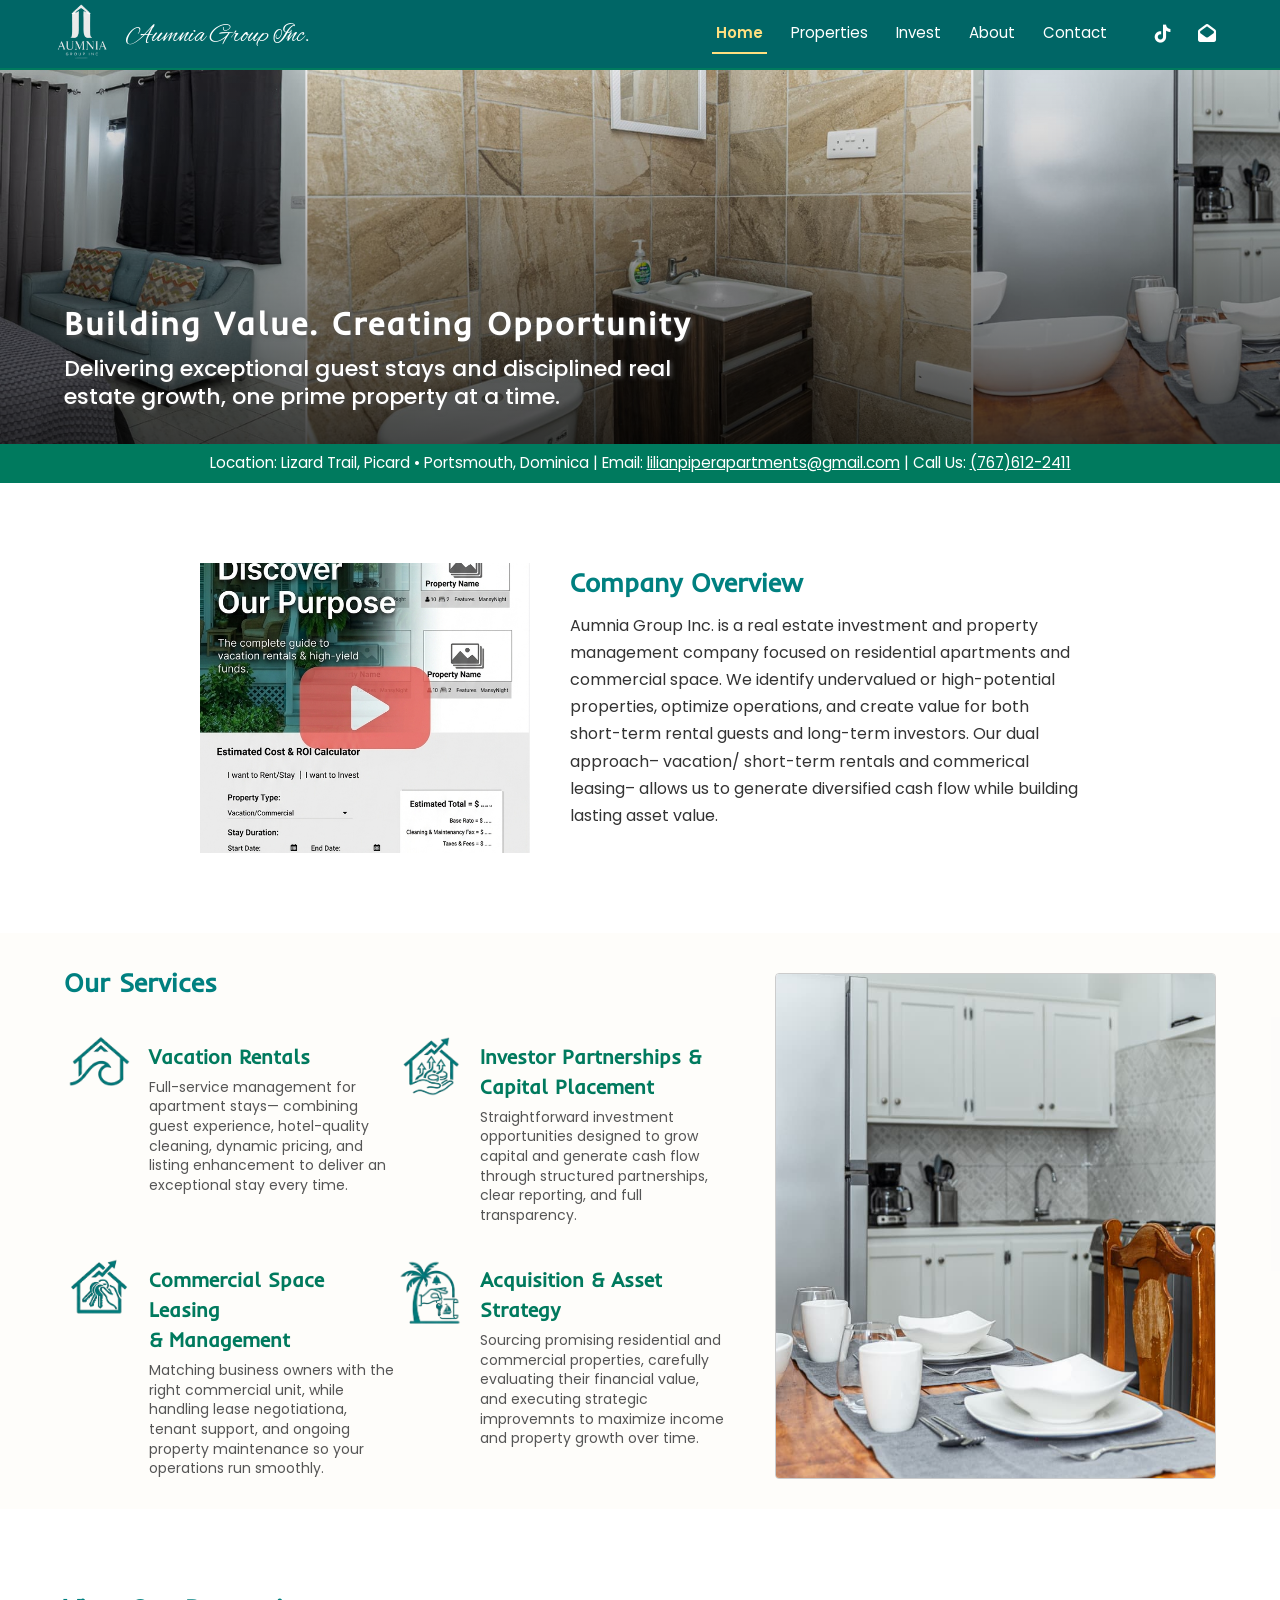
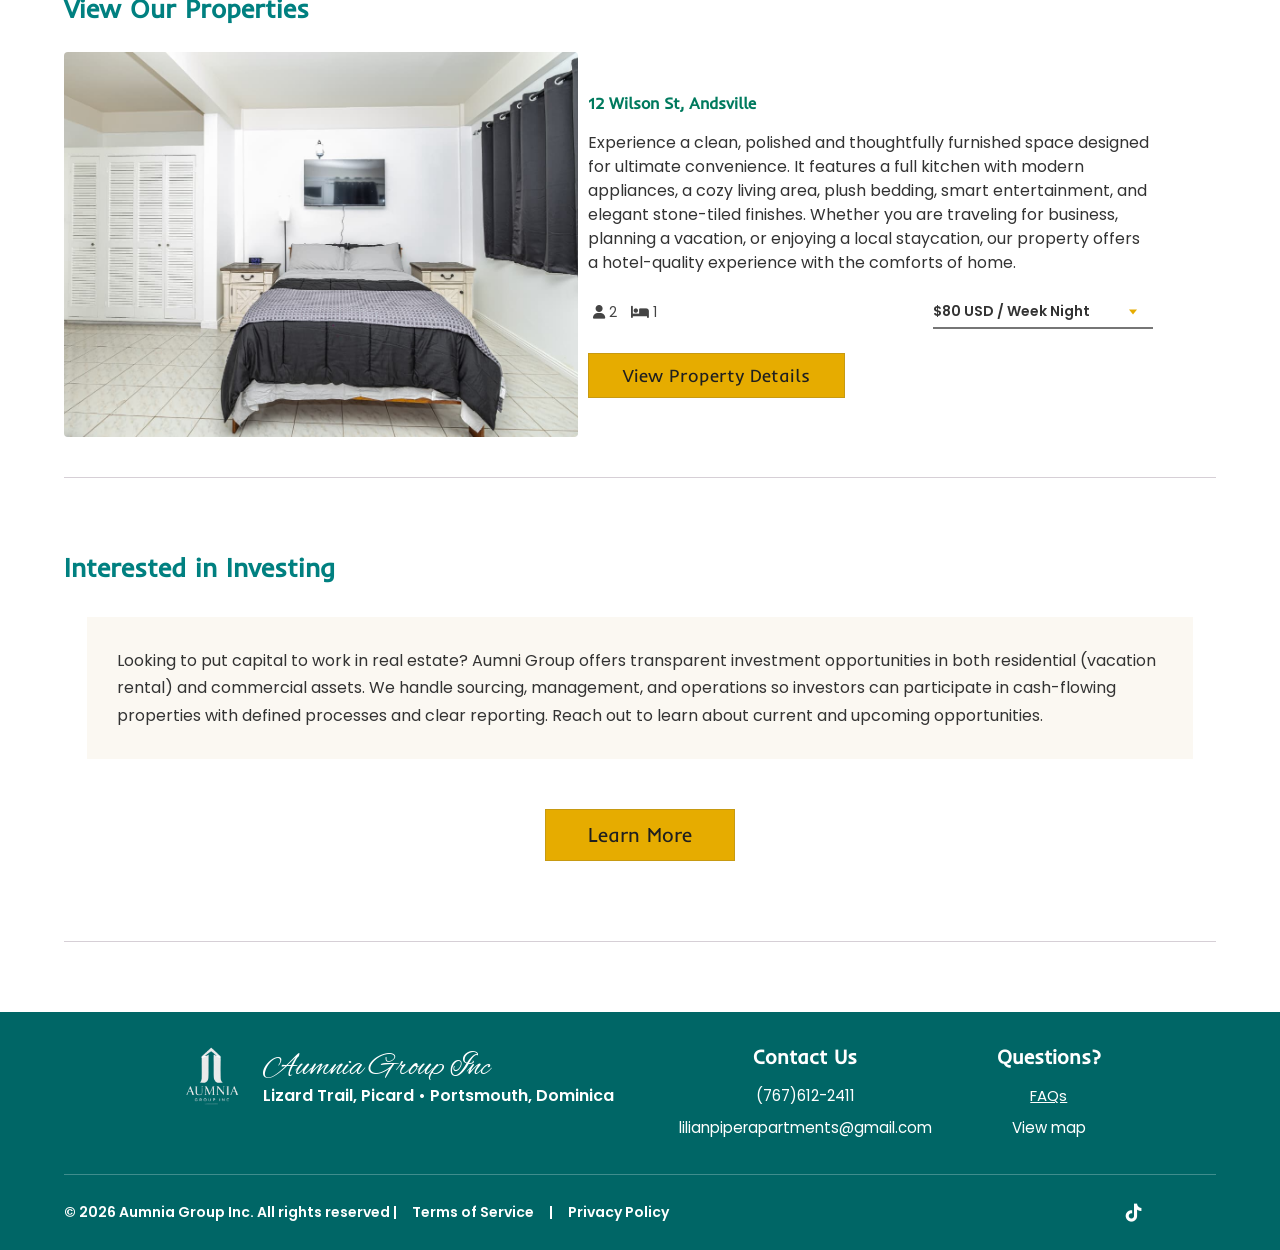
<file: index.html>
<!DOCTYPE html>
    <html>
        <head>
            <meta charset="UTF-8">
            <meta name="viewport" content="width=device-width, initial-scale=1.0">
            <title>Aumnia Group Inc.</title>

            <!-- Font Awesome Icons (v.6.4.0)-->
             <link rel="stylesheet" href="https://cdnjs.cloudflare.com/ajax/libs/font-awesome/6.4.0/css/all.min.css"/>

            <!-- Google Fonts Preconnect-->
             <link rel="preconnect" href="https://fonts.googleapis.com">
             <link rel="preconnect" href="https://fonts.gstatic.com" crossorigin>

            <!-- Google Fonts from Figma prototype-->
             <link href="https://fonts.googleapis.com/css2?family=Alex+Brush&family=Inder&family=Poppins:ital,wght@0,100;0,200;0,300;0,400;0,500;0,600;0,700;0,800;0,900;1,100;1,200;1,300;1,400;1,500;1,600;1,700;1,800;1,900&display=swap" rel="stylesheet">

            <!-- Local CSS stylesheet-->
             <link rel="stylesheet" href="css/style.css">

            <!-- Local JavaScript file-->
             <script src="javascript/main.js"></script>
        </head>

        <body>
            <!-- allows screen readers to skip through navigation links-->
            <a class="skip-link" href="#main">Skip to main content</a>

            <!-- Header Section Starts-->
             <header>
                <div class="hero">
                    <nav>
                        <div class="left-side">
                            <a href="index.html">
                                <img src="images/white-logo.png" alt="Aumnia Group Inc. Logo" class="logo" height="35" width="60">
                            </a>
                            <h1>Aumnia Group Inc.</h1>
                        </div>

                        <div class="right-side">
                            <button type="button" class="nav-toggle" id="navToggle" aria-label="Toggle navigation menu" aria-expanded="false" aria-controls="navLinks">
                                <span></span>
                                <span></span>
                                <span></span>
                            </button>
                            <div class="nav-links" id="navLinks">
                                <ul>
                                    <li><a href="index.html" class="active">Home</a></li>
                                    <li><a href="Properties.html">Properties</a></li>
                                    <li><a href="Invest.html">Invest</a></li>
                                    <li><a href="About.html">About</a></li>
                                    <li><a href="Contact.html">Contact</a></li>
                                </ul>
                            </div>
                            <div class="social-icons">
                                <a href="https://www.tiktok.com/@aumnia.group.inc" target="_blank" rel="noopener noreferrer" aria-label="Aumnia Group Inc. on TikTok (opens in a new tab)"><i class="fab fa-tiktok" aria-hidden="true"></i></a>
                                <a href="mailto:lilianpiperapartments@gmail.com" aria-label="Email Aumnia Group Inc."><i class="fas fa-envelope-open" aria-hidden="true"></i></a>
                            </div>
                        </div>
                    </nav>

                    <div class="page-header">
                        <h1>Building Value. Creating Opportunity</h1>
                        <h2>Delivering exceptional guest stays and disciplined real<br> estate growth, one prime property 
                            at a time.</h2>
                    </div>
                </div>

                <div class="contact-block">
                    <h3>Location: Lizard Trail, Picard • Portsmouth, Dominica | Email: <a href="mailto:info@business.org">lilianpiperapartments@gmail.com</a> | Call Us: <a href="tel:(767)612-2411">(767)612-2411</a></h3>
                </div>
             </header>
            <!-- Header Section Ends-->

            <main id="main">
            <!-- Video Section Starts-->
             <div class="vid-container">
                <img src="images/aumnia thumbnail.png" height="290" width="330">
                <h1>Company Overview</h1>
                <p>Aumnia Group Inc. is a real estate investment and property management company focused on residential 
                    apartments and commercial space. We identify undervalued or high-potential properties, optimize operations, 
                    and create value for both short-term rental guests and long-term investors. Our dual approach– vacation/
                    short-term rentals and commerical leasing– allows us to generate diversified cash flow while building 
                    lasting asset value.</p>
             </div>
            <!-- Video Section Ends-->

            <!-- Services Section Starts-->
             <section class="services-section">
                <div class="services">
                    
                    <!-- Left Side: Section Title & 2x2 Grid of Services -->
                    <div class="services-content">
                        <h1>Our Services</h1>
                        
                        <div class="services-grid">
                            
                            <!-- Service Item 1 -->
                            <div class="service-card">
                                <img src="images/rentals.png" alt="Vacation Rentals Icon" class="service-icon" height="70" width="70">
                                <div class="service-info">
                                    <h3>Vacation Rentals</h3>
                                    <p>Full-service management for apartment stays— combining guest experience, hotel-quality cleaning, dynamic pricing, and listing 
                                        enhancement to deliver an exceptional stay every time. </p>
                                </div>
                            </div>

                            <!-- Service Item 2 -->
                            <div class="service-card">
                                <img src="images/invest funds.png" alt="Investor Partnerships & Capital Placement Icon" class="service-icon" height="70" width="70">
                                <div class="service-info">
                                    <h3>Investor Partnerships & Capital Placement</h3>
                                    <p>Straightforward investment opportunities designed to grow capital and generate cash flow through structured partnerships, clear 
                                        reporting, and full transparency.</p>
                                </div>
                            </div>

                            <!-- Service Item 3 -->
                            <div class="service-card">
                                <img src="images/prop management.png" alt="Commercial Space Leasing & Management Icon" class="service-icon" height="70" width="70">
                                <div class="service-info">
                                    <h3>Commercial Space Leasing <br>& Management</h3>
                                    <p>Matching business owners with the right commercial unit, while handling lease negotiationa, tenant support, and ongoing property 
                                        maintenance so your operations run smoothly.</p>
                                </div>
                            </div>

                            <!-- Service Item 4 -->
                            <div class="service-card">
                                <img src="images/island concierge.png" alt="Acquisition & Asset Strategy Icon" class="service-icon" height="70" width="70">
                                <div class="service-info">
                                    <h3>Acquisition & Asset Strategy</h3>
                                    <p>Sourcing promising residential and commercial properties, carefully evaluating their financial value, and executing strategic 
                                        improvemnts to maximize income and property growth over time.</p>
                                </div>
                            </div>

                        </div>
                    </div>

                    <!-- Right Side: Property Featured Image -->
                    <div class="services-image">
                        <img src="images/2.JPG" alt="Kitchen image" height="350" width="450">
                    </div>

                </div>
             </section>
            <!-- Services Section Ends-->

            <!-- Properties Section Starts -->
             <section class="properties-section">
                <h1>View Our Properties</h1>

                <div class="properties-container">
                    <!-- Left Column: Main Image -->
                    <div class="properties-image">
                        <img src="images/8.JPG" alt="Bedroom image" height="350" width="550">
                    </div>

                    <!-- Right Column: Details & Specs -->
                    <div class="properties-content">
                        <p class="property-address">12 Wilson St, Andsville</p>

                        <p class="property-description">Experience a clean, polished and thoughtfully furnished space designed 
                            for ultimate convenience. It features a full kitchen with modern appliances, a cozy living area, plush 
                            bedding, smart entertainment, and elegant stone-tiled finishes. Whether you are traveling for 
                            business, planning a vacation, or enjoying a local staycation, our property offers a hotel-quality 
                            experience with the comforts of home.   
                        </p>

                        <!-- Specs & Pricing Row -->
                        <div class="property-meta-row">
                            <div class="property-specs">
                                <span><i class="fa-solid fa-user" aria-hidden="true"></i> 2</span>
                                <span><i class="fa-solid fa-bed" aria-hidden="true"></i> 1</span>
                            </div>
                            <div class="property-price-dropdown-wrapper">
                                <label for="price-rate-select" class="sr-only">Select Rate Type</label>
                                <div class="calc-select-wrapper price-select-box">
                                    <select id="price-rate-select" aria-label="Select pricing rate option">
                                        <option value="weeknight" selected>$80 USD / Week Night</option>
                                        <option value="weekend">$88 USD / Weekend Night</option>
                                        <option value="monthly">$800 USD / Month</option>
                                    </select>
                                </div>
                            </div>
                        </div>

                        <!-- Call to Actions -->
                        <div class="property-actions">
                            <a href="Properties.html" class="btn-primary">View Property Details</a>
                        </div>
                    </div>
                </div>
             </section>
            <!-- Properties Section Ends -->

            <hr class="break">

            <!-- Invest Section Starts-->
             <section class="invest-section">
                <h1>Interested in Investing</h1>
                <p>Looking to put capital to work in real estate? Aumni Group offers transparent investment opportunities in both residential (vacation rental) and 
                    commercial assets. We handle sourcing, management, and operations so investors can participate in cash-flowing properties with defined processes 
                    and clear reporting. Reach out to learn about current and upcoming opportunities.</p>

                <a href="Invest.html" class="btn">Learn More</a>
             </section>
            <!-- Invest Section Ends-->

            <hr class="break">

            </main>

            <!-- Footer Section Starts -->
             <footer class="site-footer">
                <!-- Top Row: Logo, Branding, Contact & Questions -->
                <div class="footer-top">
                    
                    <!-- Branding Block -->
                    <div class="footer-brand">
                        <img src="images/white-logo.png" alt="Aumnia Group Inc. Logo" class="footer-logo">
                        <div class="brand-text">
                            <h2 class="company-name">Aumnia Group Inc</h2>
                            <p class="company-address">Lizard Trail, Picard • Portsmouth, Dominica</p>
                        </div>
                    </div>

                    <!-- Contact Us Column -->
                    <div class="footer-column">
                        <h3 class="contact">Contact Us</h3>
                        <p><a href="tel:(767)612-2411">(767)612-2411</a></p>
                        <p><a href="mailto:lilianpiperapartments@gmail.com">lilianpiperapartments@gmail.com</a></p>
                    </div>

                    <!-- Questions Column -->
                    <div class="footer-column">
                        <h3>Questions?</h3>
                        <p><button type="button" class="link-button" data-faq-open aria-haspopup="dialog">FAQs</button></p>
                        <p><a href="https://www.google.com/maps/place/Lizard+Trail,+Portsmouth,+Dominica/@15.5593687,-61.4610439,17z/data=!3m1!4b1!4m6!3m5!1s0x8c14c9258487f653:0xf32f117955196877!8m2!3d15.5593635!4d-61.458469!16s%2Fg%2F1tfcd6mq?entry=ttu&g_ep=EgoyMDI2MDkyNy4wIKXMDSoASAFQAw%3D%3D" target="_blank" rel="noopener noreferrer">View map</a></p>
                    </div>

                </div>

                <!-- Bottom Row: Copyright/Legal Links & Social Icons -->
                <div class="footer-bottom">
                    <div class="footer-legal">
                        <span>&copy; 2026 Aumnia Group Inc. All rights reserved</span>  | 
                        <a href="#">Terms of Service</a> | 
                        <a href="#">Privacy Policy</a>
                    </div>
                    <div class="footer-socials">
                        <a href="https://www.tiktok.com/@aumnia.group.inc" class="fab fa-tiktok" aria-label="Tiktok"></a>
                        <a href="mailto:lilianpiperapartments@gmail.com" aria-label="Email"></a>
                    </div>
                </div>
             </footer>
            <!-- Footer Section Ends -->

            <!-- FAQ Modal -->
             <div id="faq-modal" class="modal-overlay">
                <div class="modal-card" role="dialog" aria-modal="true" aria-labelledby="faq-title" tabindex="-1">
                    <button type="button" class="modal-close" data-faq-close aria-label="Close dialog"><span aria-hidden="true">&times;</span></button>
                    <div class="modal-icon modal-icon-info">
                        <i class="fa-solid fa-circle-question" aria-hidden="true"></i>
                    </div>
                    <h2 id="faq-title">Frequently Asked Questions</h2>
                    <p>We are currently compiling our most frequently asked questions. If you have an immediate inquiry, please reach out to our team.</p>
                    <div class="modal-actions">
                        <a href="Contact.html" class="btn-primary-modal">Go to Contact</a>
                        <button type="button" class="btn-secondary-modal" data-faq-close>Close</button>
                    </div>
                </div>
             </div>
        </body>
    </html>
</file>
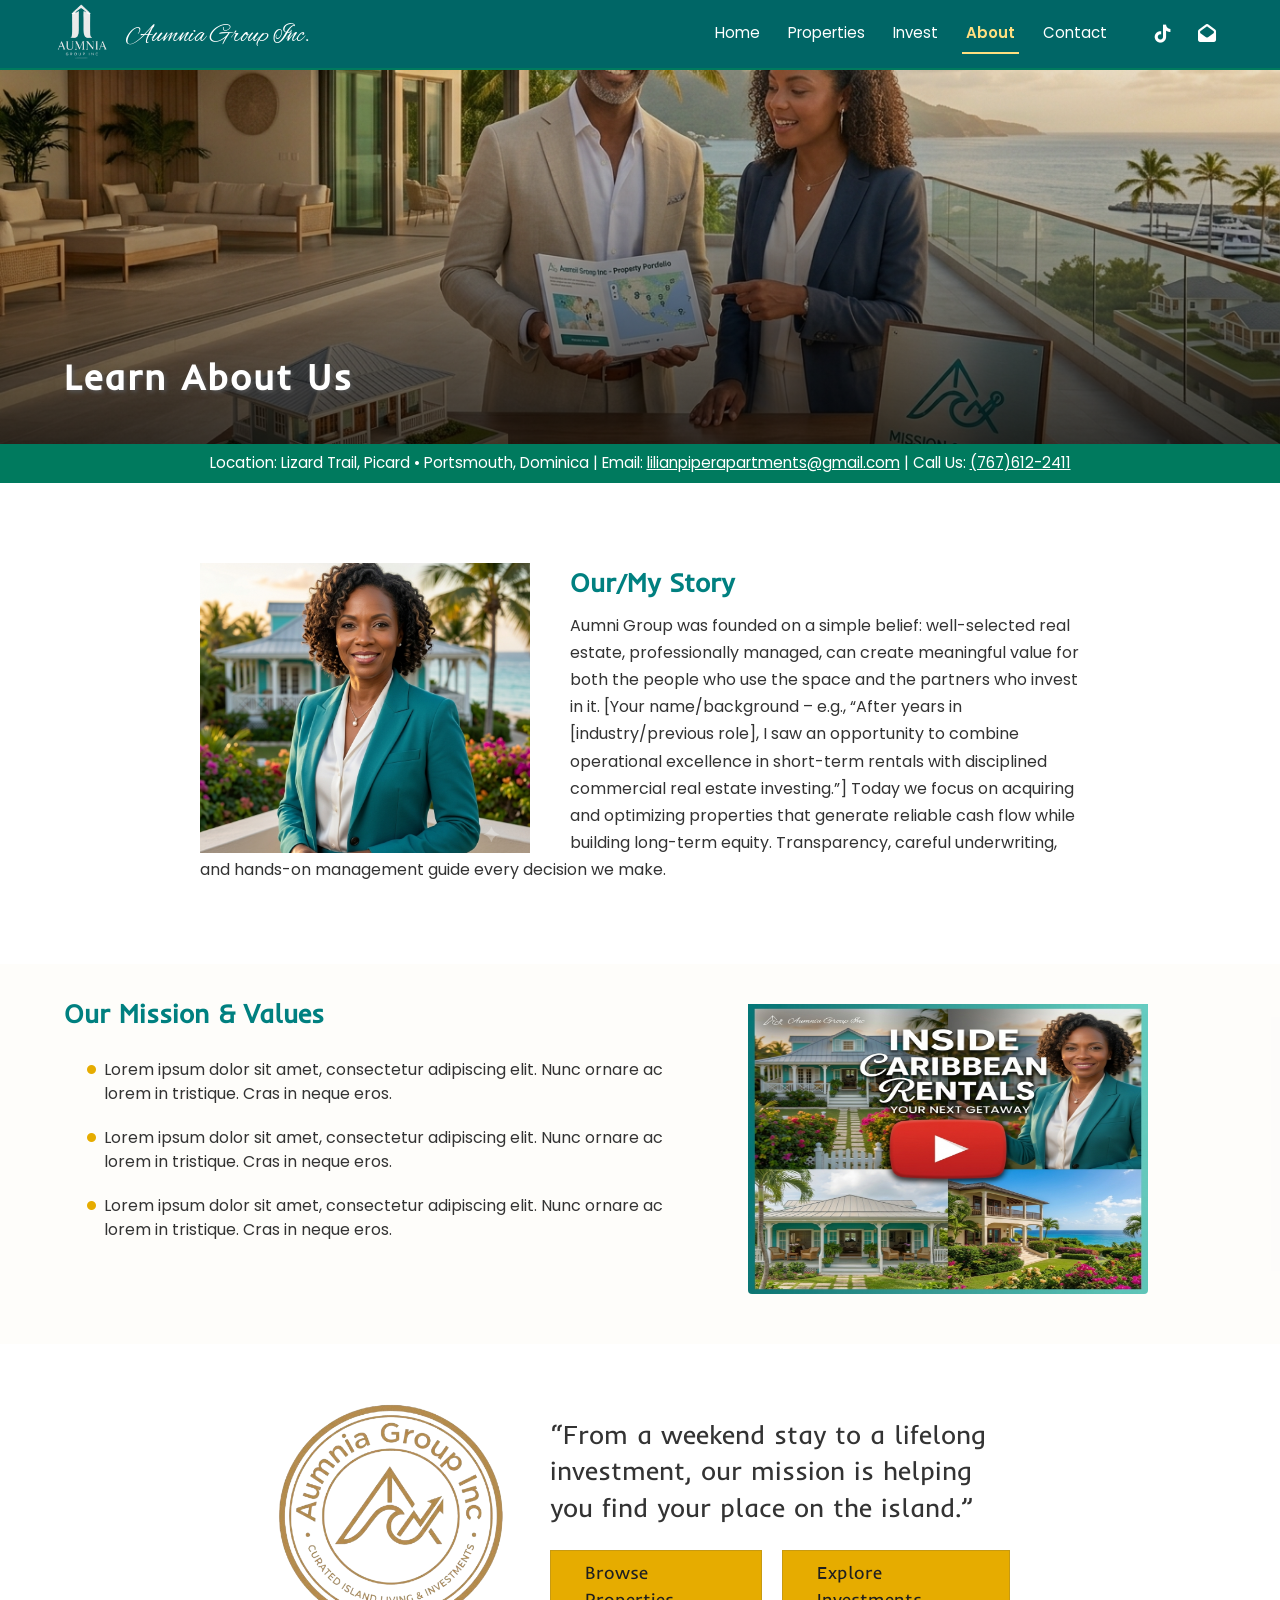
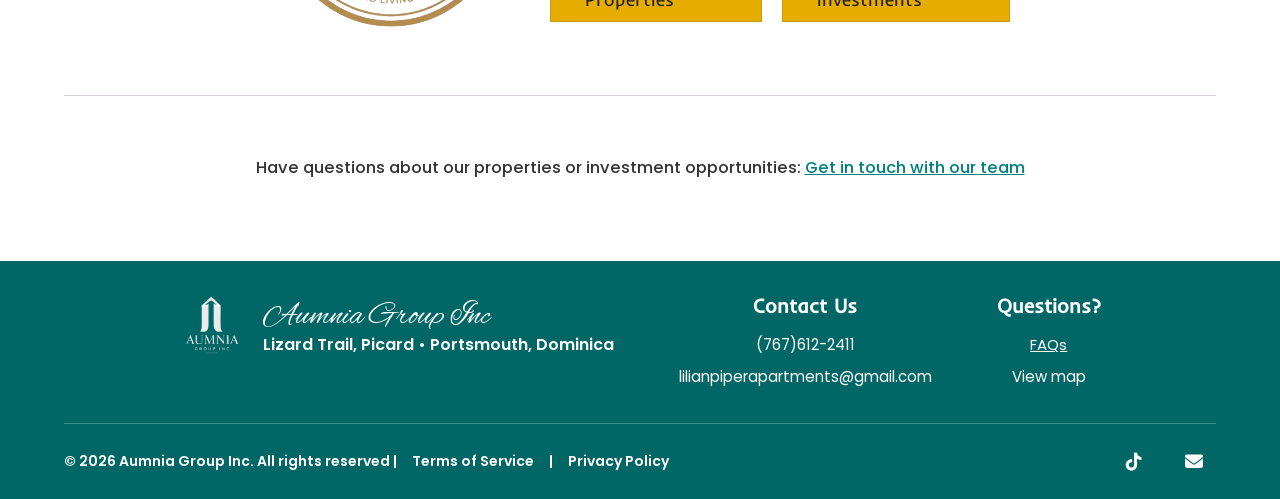
<file: About.html>
<!DOCTYPE html>
    <html>
        <head>
            <meta charset="UTF-8">
            <meta name="viewport" content="width=device-width, initial-scale=1.0">
            <title>Aumnia Group Inc.</title>

            <!-- Font Awesome Icons (v.6.4.0)-->
             <link rel="stylesheet" href="https://cdnjs.cloudflare.com/ajax/libs/font-awesome/6.4.0/css/all.min.css"/>

            <!-- Google Fonts Preconnect-->
             <link rel="preconnect" href="https://fonts.googleapis.com">
             <link rel="preconnect" href="https://fonts.gstatic.com" crossorigin>

            <!-- Google Fonts from Figma prototype-->
             <link href="https://fonts.googleapis.com/css2?family=Alex+Brush&family=Inder&family=Poppins:ital,wght@0,100;0,200;0,300;0,400;0,500;0,600;0,700;0,800;0,900;1,100;1,200;1,300;1,400;1,500;1,600;1,700;1,800;1,900&display=swap" rel="stylesheet">

            <!-- Local CSS stylesheet-->
             <link rel="stylesheet" href="css/style.css">

            <!-- Local JavaScript file-->
             <script src="javascript/main.js"></script>
        </head>

        <body class="about-page">
            <!-- allows screen readers to skip through navigation links-->
            <a class="skip-link" href="#main">Skip to main content</a>

            <!-- Header Section Starts-->
            <header>
             <div class="hero">
                <nav>
                    <div class="left-side">
                        <a href="index.html">
                            <img src="images/white-logo.png" alt="Aumnia Group Inc. Logo" class="logo" height="35" width="60">
                        </a>
                        <h1>Aumnia Group Inc.</h1>
                    </div>

                    <div class="right-side">
                        <button type="button" class="nav-toggle" id="navToggle" aria-label="Toggle navigation menu" aria-expanded="false" aria-controls="navLinks">
                            <span></span>
                            <span></span>
                            <span></span>
                        </button>
                        <div class="nav-links" id="navLinks">
                            <ul>
                                <li><a href="index.html">Home</a></li>
                                <li><a href="Properties.html">Properties</a></li>
                                <li><a href="Invest.html">Invest</a></li>
                                <li><a href="About.html" class="active">About</a></li>
                                <li><a href="Contact.html">Contact</a></li>
                            </ul>
                        </div>
                        <div class="social-icons">
                            <a href="https://www.tiktok.com/@aumnia.group.inc" target="_blank" rel="noopener noreferrer" aria-label="Aumnia Group Inc. on TikTok (opens in a new tab)"><i class="fab fa-tiktok" aria-hidden="true"></i></a>
                            <a href="mailto:lilianpiperapartments@gmail.com" aria-label="Email Aumnia Group Inc."><i class="fas fa-envelope-open" aria-hidden="true"></i></a>
                        </div>
                    </div>
                </nav>

                <div class="page-header">
                    <h1 class="about-header">Learn About Us</h1>
                </div>
             </div>

             <div class="contact-block">
                <h3>Location: Lizard Trail, Picard • Portsmouth, Dominica | Email: <a href="mailto:lilianpiperapartments@gmail.com">lilianpiperapartments@gmail.com</a> | Call Us: <a href="tel:(767)612-2411">(767)612-2411</a></h3>
             </div>
            </header>
            <!-- Header Section Ends-->

            <main id="main">
            <!-- About Section Starts-->
             <div class="vid-container"> <!-- Because it has similar css to the vid-section in the index.html-->
                <img src="images/about profile.png" height="290" width="330">
                <h1>Our/My Story</h1>
                <p>Aumni Group was founded on a simple belief: well-selected real estate, professionally managed, can create meaningful value for both the people who 
                    use the space and the partners who invest in it. [Your name/background – e.g., “After years in [industry/previous role], I saw an opportunity to 
                    combine operational excellence in short-term rentals with disciplined commercial real estate investing.”] Today we focus on acquiring and 
                    optimizing properties that generate reliable cash flow while building long-term equity. Transparency, careful underwriting, and hands-on management 
                    guide every decision we make.</p>
             </div>
            <!-- About Section Ends-->

            <!-- Mission & Value Section Starts-->
             <section class="mission-section">
                <div class="mission-container">
                    <div class="missions">
                        <h1>Our Mission & Values</h1>
                        <ul>
                            <li>Lorem ipsum dolor sit amet, consectetur adipiscing elit. Nunc ornare ac lorem in tristique. Cras in 
                                neque eros.</li>
                            <li>Lorem ipsum dolor sit amet, consectetur adipiscing elit. Nunc ornare ac lorem in tristique. Cras in 
                                neque eros.</li>
                            <li>Lorem ipsum dolor sit amet, consectetur adipiscing elit. Nunc ornare ac lorem in tristique. Cras in 
                                neque eros.</li>
                        </ul>
                    </div>

                    <div class="mission-image">
                        <img src="images/trailer vid.png" height="300" width="400">
                    </div>
                </div>
             </section>
            <!-- Mission & Value Section Ends-->

            <!-- Quote  Section Starts-->
             <section class="quote-section">
                <div class="quote-container">
                    <div class="quote-img">
                        <img src="images/about icon.png" height="240" width="240">
                    </div>

                    <div class="quote-content">
                        <div class="quote">
                            <p>“From a weekend stay to a lifelong investment, our mission is helping you find your place on 
                                the island.”</p>
                        </div>

                        <div class="quote-btns">
                            <a href="Properties.html">Browse Properties</a>
                            <a href="Invest.html">Explore Investments</a>
                        </div>
                    </div>
                </div>
             </section>
            <!-- Quote Section Ends-->

            <hr class="break">

            <!-- Notice Section Starts-->
             <p class="notice">Have questions about our properties or investment opportunities: <a href="Contact.html">Get in 
                touch with our team</a></p>
            <!-- Notice Section Ends-->

            </main>

            <!-- Footer Section Starts-->
             <footer class="site-footer">
                <!-- Top Row: Logo, Branding, Contact & Questions -->
                <div class="footer-top">
                    
                    <!-- Branding Block -->
                    <div class="footer-brand">
                        <img src="images/white-logo.png" alt="Aumnia Group Inc. Logo" class="footer-logo">
                        <div class="brand-text">
                            <h2 class="company-name">Aumnia Group Inc</h2>
                            <p class="company-address">Lizard Trail, Picard • Portsmouth, Dominica</p>
                        </div>
                    </div>

                    <!-- Contact Us Column -->
                    <div class="footer-column">
                        <h3 class="contact">Contact Us</h3>
                        <p><a href="tel:(767)612-2411">(767)612-2411</a></p>
                        <p><a href="mailto:lilianpiperapartments@gmail.com">lilianpiperapartments@gmail.com</a></p>
                    </div>

                    <!-- Questions Column -->
                    <div class="footer-column">
                        <h3>Questions?</h3>
                        <p><button type="button" class="link-button" data-faq-open aria-haspopup="dialog">FAQs</button></p>
                        <p><a href="https://www.google.com/maps/place/Lizard+Trail,+Portsmouth,+Dominica/@15.5593687,-61.4610439,17z/data=!3m1!4b1!4m6!3m5!1s0x8c14c9258487f653:0xf32f117955196877!8m2!3d15.5593635!4d-61.458469!16s%2Fg%2F1tfcd6mq?entry=ttu&g_ep=EgoyMDI2MDkyNy4wIKXMDSoASAFQAw%3D%3D" target="_blank" rel="noopener noreferrer">View map</a></p>
                    </div>

                </div>

                <!-- Bottom Row: Copyright/Legal Links & Social Icons -->
                <div class="footer-bottom">
                    <div class="footer-legal">
                        <span>&copy; 2026 Aumnia Group Inc. All rights reserved</span>  | 
                        <a href="#">Terms of Service</a> | 
                        <a href="#">Privacy Policy</a>
                    </div>
                    <div class="footer-socials">
                        <a href="https://www.tiktok.com/@aumnia.group.inc" class="fab fa-tiktok" aria-label="Tiktok"></a>
                        <a href="mailto:lilianpiperapartments@gmail.com" class="fas fa-envelope" aria-label="Email"></a>
                    </div>
                </div>
             </footer>
            <!-- Footer Section Ends-->

            <!-- FAQ Modal -->
             <div id="faq-modal" class="modal-overlay">
                <div class="modal-card" role="dialog" aria-modal="true" aria-labelledby="faq-title" tabindex="-1">
                    <button type="button" class="modal-close" data-faq-close aria-label="Close dialog"><span aria-hidden="true">&times;</span></button>
                    <div class="modal-icon modal-icon-info">
                        <i class="fa-solid fa-circle-question" aria-hidden="true"></i>
                    </div>
                    <h2 id="faq-title">Frequently Asked Questions</h2>
                    <p>We are currently compiling our most frequently asked questions. If you have an immediate inquiry, please reach out to our team.</p>
                    <div class="modal-actions">
                        <a href="Contact.html" class="btn-primary-modal">Go to Contact</a>
                        <button type="button" class="btn-secondary-modal" data-faq-close>Close</button>
                    </div>
                </div>
             </div>
        </body>
    </html>
</file>
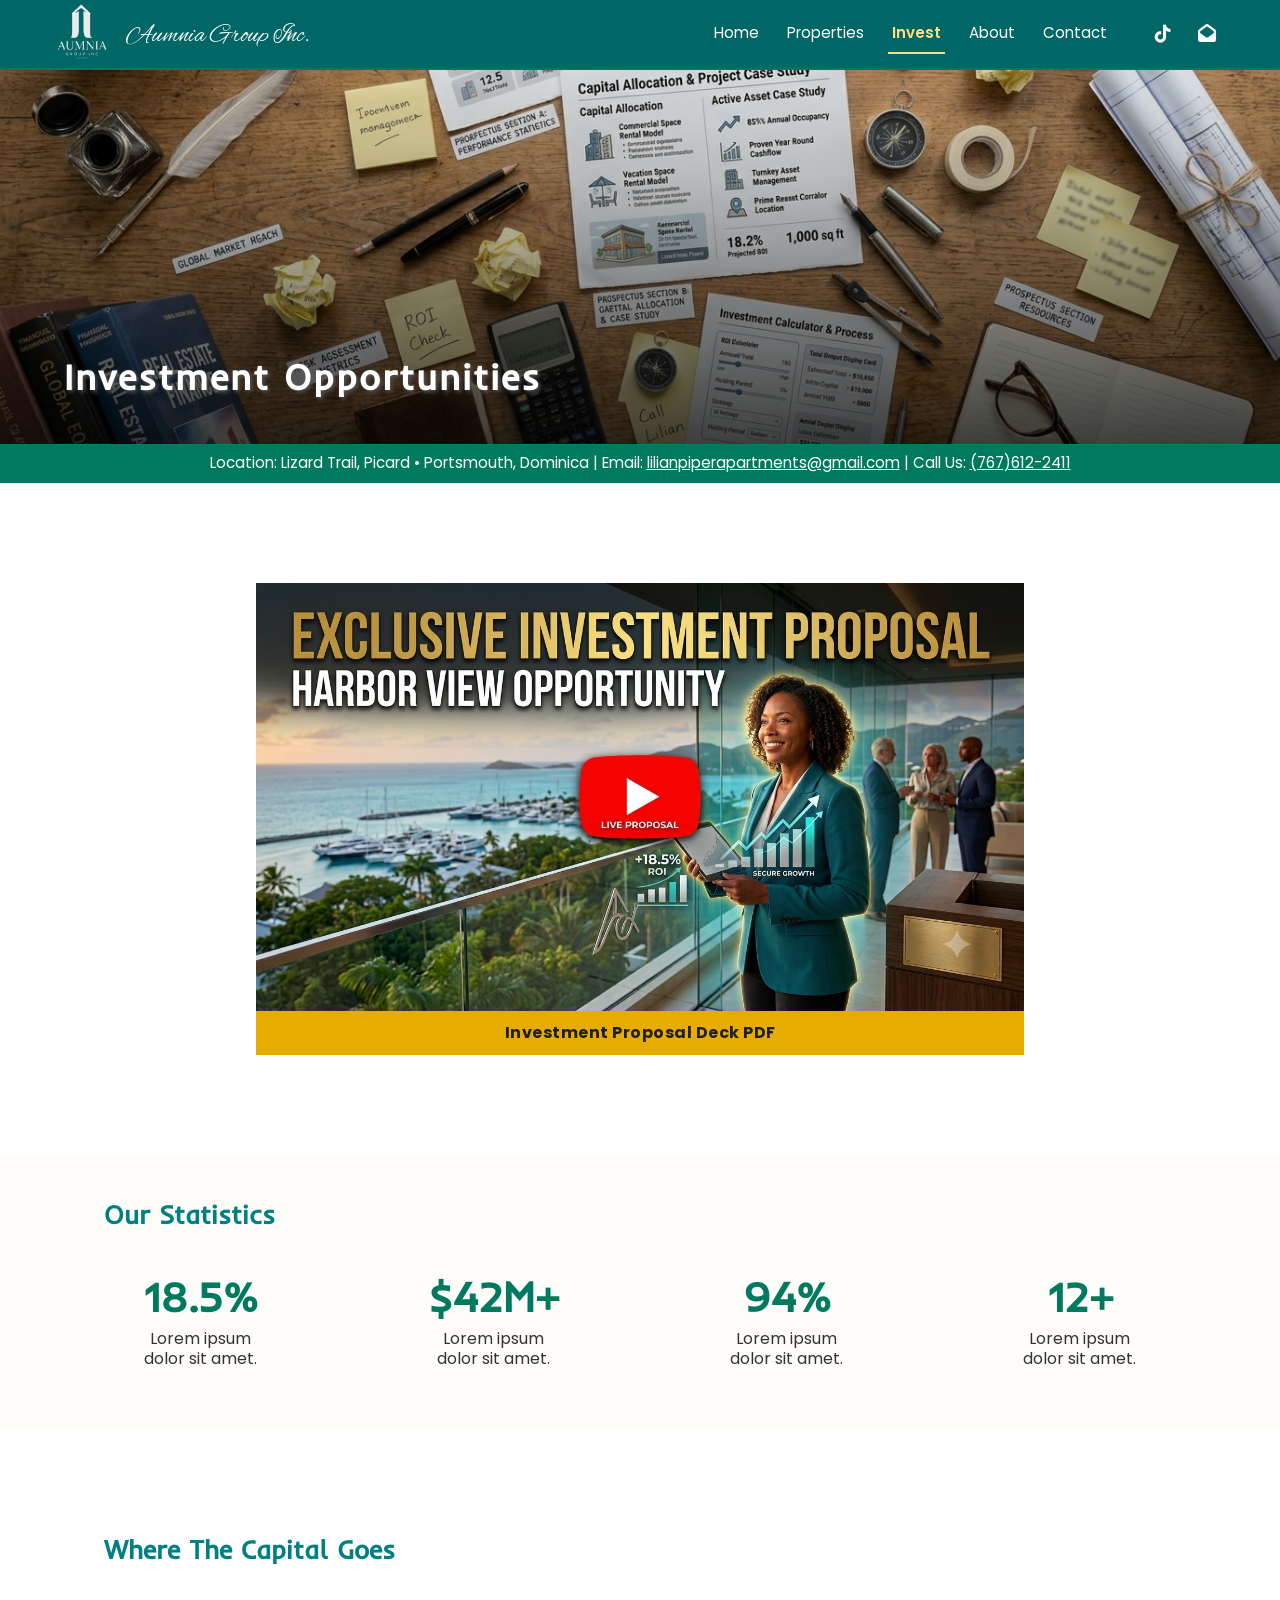
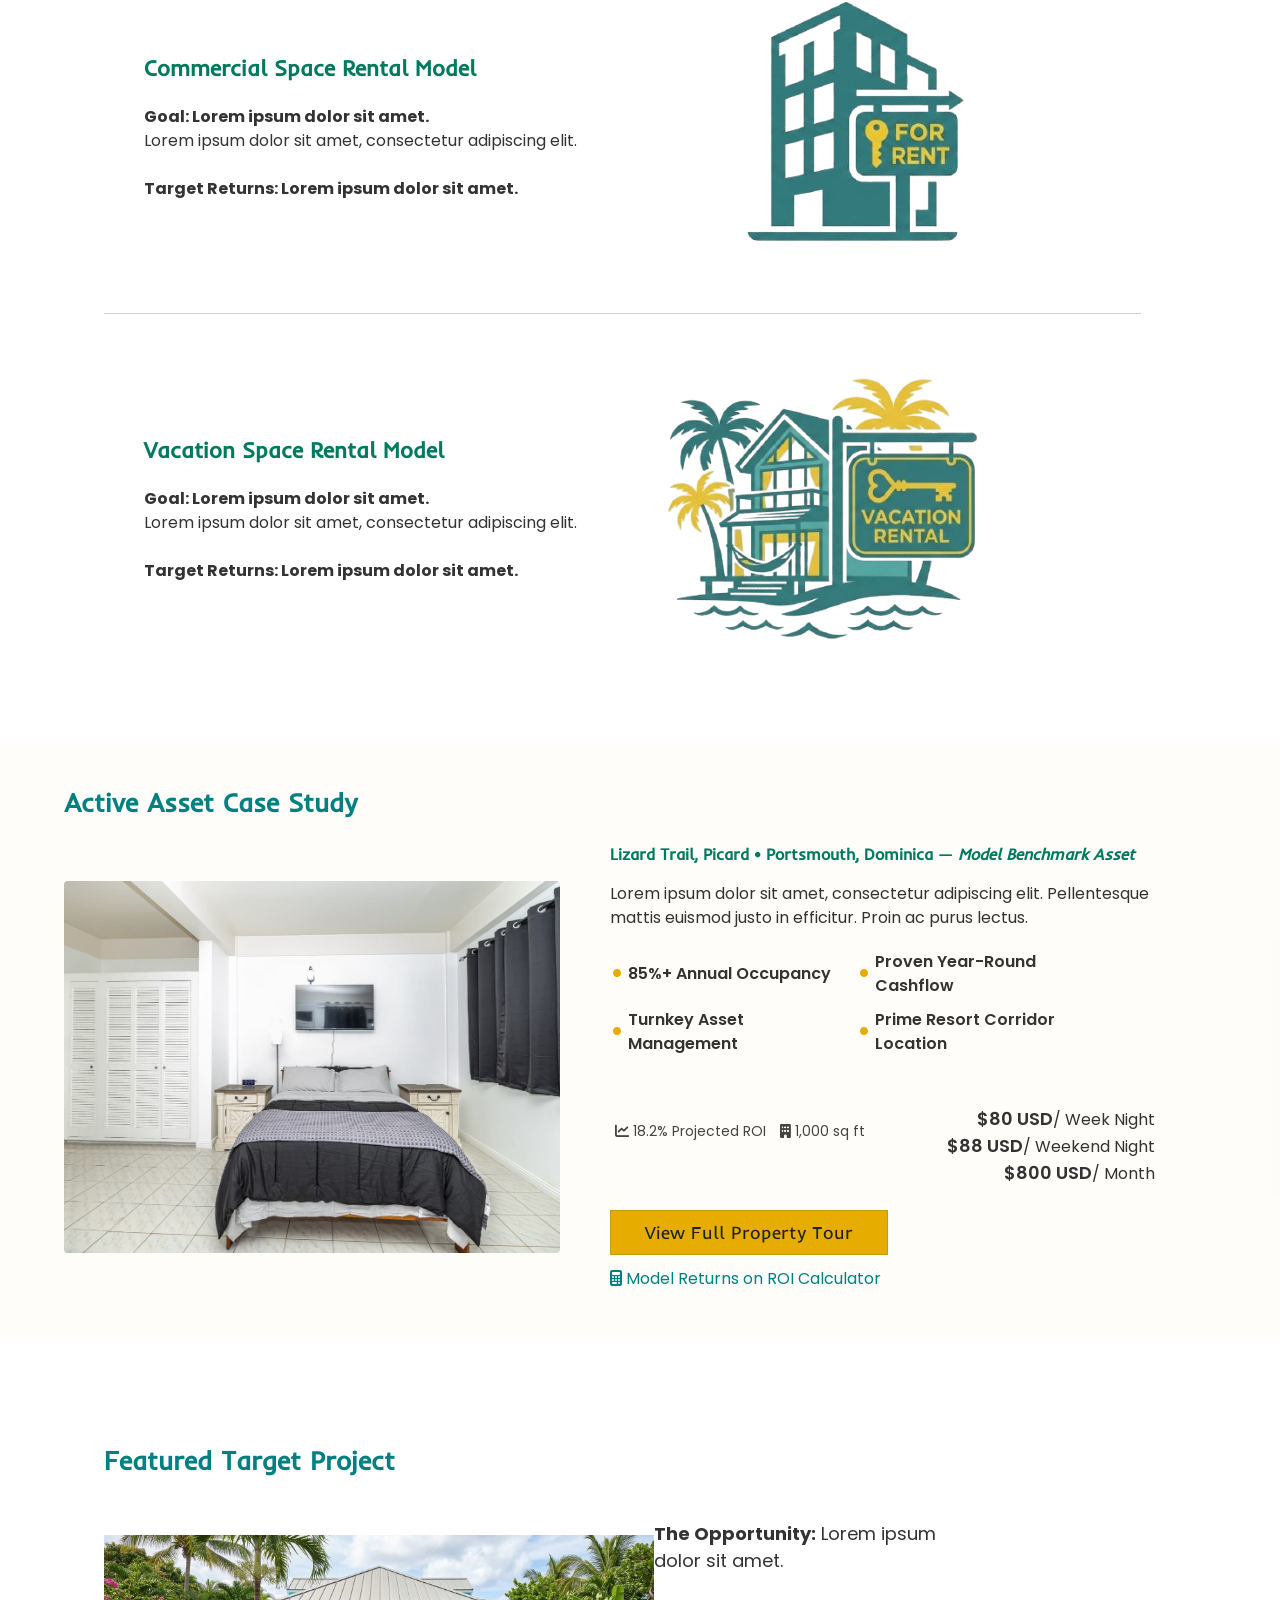
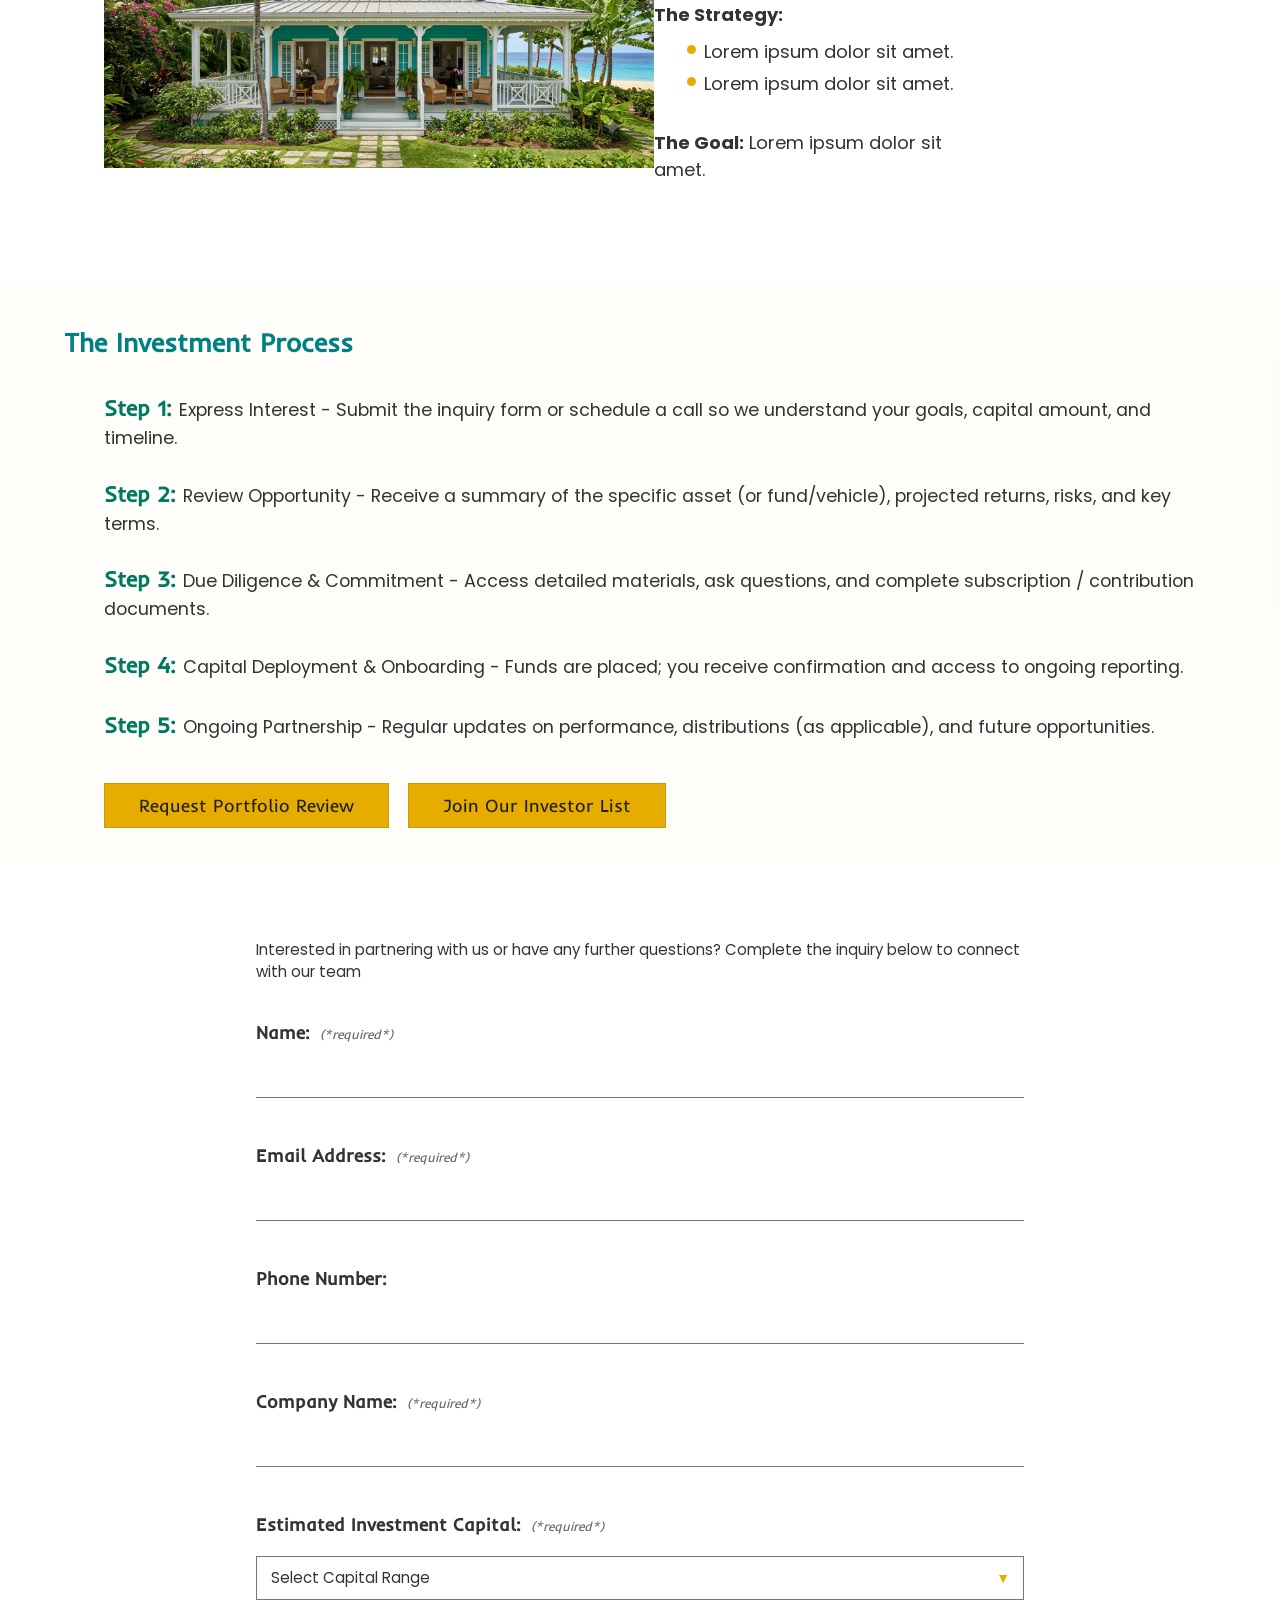
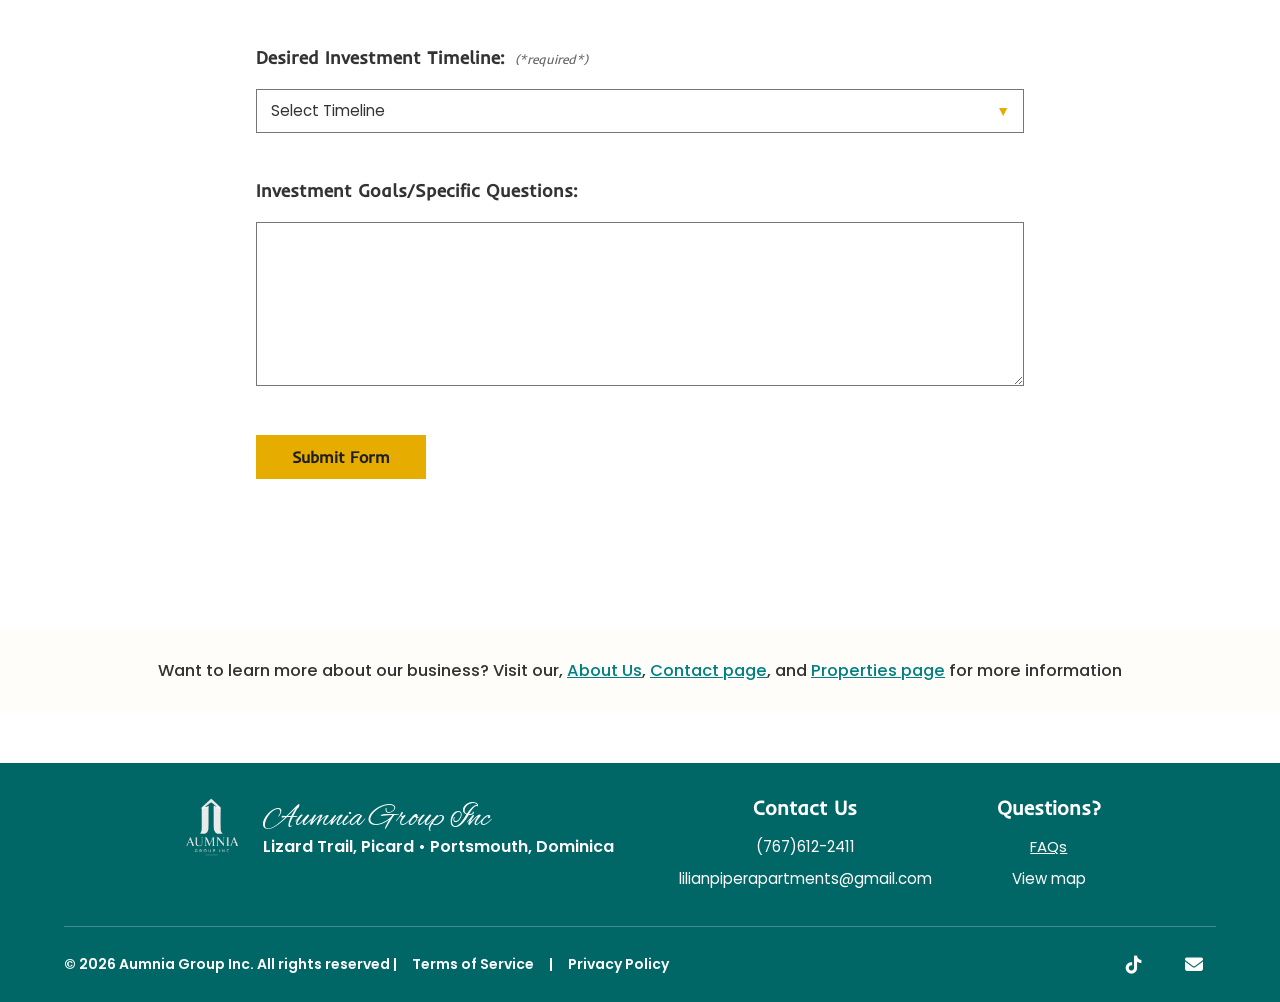
<file: Invest.html>
<!DOCTYPE html>
    <html>
        <head>
            <meta charset="UTF-8">
            <meta name="viewport" content="width=device-width, initial-scale=1.0">
            <title>Aumnia Group Inc.</title>

            <!-- Font Awesome Icons (v.6.4.0)-->
             <link rel="stylesheet" href="https://cdnjs.cloudflare.com/ajax/libs/font-awesome/6.4.0/css/all.min.css"/>

            <!-- Google Fonts Preconnect-->
             <link rel="preconnect" href="https://fonts.googleapis.com">
             <link rel="preconnect" href="https://fonts.gstatic.com" crossorigin>

            <!-- Google Fonts from Figma prototype-->
             <link href="https://fonts.googleapis.com/css2?family=Alex+Brush&family=Inder&family=Poppins:ital,wght@0,100;0,200;0,300;0,400;0,500;0,600;0,700;0,800;0,900;1,100;1,200;1,300;1,400;1,500;1,600;1,700;1,800;1,900&display=swap" rel="stylesheet">

            <!-- Local CSS stylesheet-->
             <link rel="stylesheet" href="css/style.css">

            <!-- Local JavaScript file-->
             <script src="javascript/main.js"></script>
        </head>

        <body class="invest-page">
            <!-- allows screen readers to skip through navigation links-->
            <a class="skip-link" href="#main">Skip to main content</a>

            <!-- Header Section Starts-->
            <header>
             <div class="hero">
                <nav>
                    <div class="left-side">
                        <a href="index.html">
                            <img src="images/white-logo.png" alt="Aumnia Group Inc. Logo" class="logo" height="35" width="60">
                        </a>
                        <h1>Aumnia Group Inc.</h1>
                    </div>

                    <div class="right-side">
                        <button type="button" class="nav-toggle" id="navToggle" aria-label="Toggle navigation menu" aria-expanded="false" aria-controls="navLinks">
                            <span></span>
                            <span></span>
                            <span></span>
                        </button>
                        <div class="nav-links" id="navLinks">
                            <ul>
                                <li><a href="index.html">Home</a></li>
                                <li><a href="Properties.html">Properties</a></li>
                                <li><a href="Invest.html" class="active">Invest</a></li>
                                <li><a href="About.html">About</a></li>
                                <li><a href="Contact.html">Contact</a></li>
                            </ul>
                        </div>
                        <div class="social-icons">
                            <a href="https://www.tiktok.com/@aumnia.group.inc" target="_blank" rel="noopener noreferrer" aria-label="Aumnia Group Inc. on TikTok (opens in a new tab)"><i class="fab fa-tiktok" aria-hidden="true"></i></a>
                            <a href="mailto:lilianpiperapartments@gmail.com" aria-label="Email Aumnia Group Inc."><i class="fas fa-envelope-open" aria-hidden="true"></i></a>
                        </div>
                    </div>
                </nav>

                <div class="page-header">
                    <h1 class="about-header">Investment Opportunities</h1>
                </div>
             </div>

             <div class="contact-block">
                <h3>Location: Lizard Trail, Picard • Portsmouth, Dominica | Email: <a href="mailto:lilianpiperapartments@gmail.com">lilianpiperapartments@gmail.com</a> | Call Us: <a href="tel:(767)612-2411">(767)612-2411</a></h3>
             </div>
            </header>
            <!-- Header Section Ends-->

            <main id="main">
            <!-- Vid Section Starts-->
             <div class="invest-vid">
                <img src="images/invest vid.png" height="400">
                <a href="#">Investment Proposal Deck PDF</a>
            </div>
            <!-- Vid Section Ends-->

            <!-- Statistics Section Starts-->
             <section class="stats-section">
                <h1>Our Statistics</h1>
                
                <div class="stats-grid">
                    <div class="stat-card">
                        <h2>18.5%</h2>
                        <p>Lorem ipsum<br>dolor sit amet.</p>
                    </div>

                    <div class="stat-card">
                        <h2>$42M+</h2>
                        <p>Lorem ipsum<br>dolor sit amet.</p>
                    </div>

                    <div class="stat-card">
                        <h2>94%</h2>
                        <p>Lorem ipsum<br>dolor sit amet.</p>
                    </div>

                    <div class="stat-card">
                        <h2>12+</h2>
                        <p>Lorem ipsum<br>dolor sit amet.</p>
                    </div>
                </div>
             </section>
            <!-- Statistics Section Ends-->

            <!-- Capital Section Starts-->
             <section class="capital-section">
                <h1>Where The Capital Goes</h1>
                <div class="capital-container">
                    <div class="capital-content">
                        <h2>Commercial Space Rental Model</h2>
                        <p><b>Goal: Lorem ipsum dolor sit amet.</b><br>Lorem ipsum dolor sit amet, consectetur adipiscing elit.<br><br>
                            <b>Target Returns: Lorem ipsum dolor sit amet.</b></p>
                    </div>

                    <div class="capital-image">
                        <img src="images/commercial cap.png" height="200">
                    </div>
                </div>

                <hr class="break">

                <div class="capital-container">
                    <div class="capital-content">
                        <h2>Vacation Space Rental Model</h2>
                        <p><b>Goal: Lorem ipsum dolor sit amet.</b><br>Lorem ipsum dolor sit amet, consectetur adipiscing elit.<br><br>
                            <b>Target Returns: Lorem ipsum dolor sit amet.</b></p>
                    </div>

                    <div class="capital-image">
                        <img src="images/vacation cap.png" height="200">
                    </div>
                </div>
             </section>
            <!-- Capital Section Ends-->

            <!-- Projects Section Starts -->
             <section class="projects-section">
                <h1>Active Asset Case Study</h1>

                <div class="properties-container">
                    <!-- Left Column: Asset Media Brief -->
                    <div class="properties-image">
                        <img src="images/8.JPG" alt="Bedroom image" height="400" width="600">
                    </div>

                    <!-- Right Column: Investor Asset Metrics -->
                    <div class="properties-content">
                        <p class="property-address">Lizard Trail, Picard • Portsmouth, Dominica — <i>Model Benchmark Asset</i></p>

                        <p class="property-description">
                            Lorem ipsum dolor sit amet, consectetur adipiscing elit. Pellentesque mattis euismod justo in 
                            efficitur. Proin ac purus lectus.
                        </p>

                        <!-- Investment Performance Highlights -->
                        <!-- placeholder information-->
                        <ul class="property-features">
                            <li>85%+ Annual Occupancy</li>
                            <li>Proven Year-Round Cashflow</li>
                            <li>Turnkey Asset Management</li>
                            <li>Prime Resort Corridor Location</li>
                        </ul>

                        <!-- Asset Financial Meta Row -->
                        <div class="property-meta-row">
                            <div class="property-specs">
                                <span><i class="fa-solid fa-chart-line" aria-hidden="true"></i> 18.2% Projected ROI</span>
                                <span><i class="fas fa-building" aria-hidden="true"></i> 1,000 sq ft</span>
                            </div><br>
                            <div class="property-price">
                                <b>$80 USD</b>/ Week Night<br> <b>$88 USD</b>/ Weekend Night <br><b>$800 USD</b>/ Month
                            </div>
                        </div>

                        <!-- Investor Actions -->
                        <div class="property-actions">
                            <a href="properties.html" class="btn-primary">View Full Property Tour</a>
                            <a href="#invest-calc-section" class="calc-link" onclick="toggleInvestCalculator(event)">
                                <i class="fas fa-calculator"></i> Model Returns on ROI Calculator
                            </a>
                    </div>
                </div>
             </section>
            <!-- Projects Section Ends -->

            <!-- Calc Section Starts-->
             <section class="calc-section invest-calc-accordion" id="invest-calc-section">
                <div class="calc-container">                    
                    <!-- Left Side: Invest Form Only -->
                    <div class="calc-form">
                        <form id="form-invest-page" class="calc-mode-form active">
                            <!-- Capital Investment Slider -->
                            <div class="form-group">
                                <label for="invest-capital-page">Initial Capital Investment:</label>
                                <div class="range-wrapper">
                                    <input type="range" id="invest-capital-page" min="0" max="100000" value="0" step="1000" oninput="updateCapitalValue(this.value)">
                                    <span class="range-value" id="capital-display">$0</span>
                                </div>
                            </div>

                            <!-- Investment Strategy -->
                            <div class="form-group">
                                <label for="invest-strategy-page">Investment Strategy:</label>
                                <div class="calc-select-wrapper">
                                    <select id="invest-strategy-page">
                                        <option value="commercial">Commercial</option>
                                        <option value="residential">Residential</option>
                                    </select>
                                </div>
                            </div>

                            <!-- Target Holding Period -->
                            <div class="form-group">
                                <label for="invest-target-page">Target Holding Period:</label>
                                <div class="calc-select-wrapper">
                                    <select id="invest-target-page">
                                        <option value="" disabled selected>Period of Investment:</option>
                                        <option value="1">1 Year</option>
                                        <option value="3">3 Years</option>
                                        <option value="5">5 Years</option>
                                        <option value="10">10+ Years</option>
                                    </select>
                                </div>
                            </div>

                            <button type="button" class="btn-calculate">Calculate ROI</button>
                        </form>
                    </div>

                    <!-- Right Side: Total Output Display Card -->
                    <div class="calc-receipt" role="region" aria-label="Calculation results" aria-live="polite">
                        <h3 class="total-title">Estimated Total = <span id="total-amount-invest">$0</span></h3>
                        
                        <div id="breakdown-invest-page" class="breakdown-list active">
                            <div class="breakdown-item"><span>Initial Capital =</span> <b>$0</b></div>
                            <div class="breakdown-item"><span>Target Annual Yield =</span> <b>$0</b></div>
                            <div class="breakdown-item"><span>Holding Duration =</span> <b>1 Year</b></div>
                            <div class="breakdown-item"><span>Estimated Net Profit =</span> <b>$0</b></div>
                            
                            <a href="#" class="btn-prospectus">Request Full Prospectus</a>
                        </div>
                    </div>
                </div>

                <p class="calc-disclaimer active">*Projections are estimated target yields, not guaranteed financial returns*</p>
             </section>
            <!-- Calc Section Ends-->

            <!-- Featured Section Starts-->
             <section class="featured-section">
                <h1>Featured Target Project</h1>
                <div class="featured-container">
                    <div class="featured-img">
                        <img src="images/property.png" height="400" width="550">
                    </div>

                    <div class="featured-txt">
                        <p><b>The Opportunity:</b> Lorem ipsum dolor sit amet.<br><br><b>The Strategy:</b></p>
                            <ul>
                                <li>Lorem ipsum dolor sit amet.</li>
                                <li>Lorem ipsum dolor sit amet.</li>
                            </ul><br>
                        <p><b>The Goal:</b> Lorem ipsum dolor sit amet.</p>
                    </div>
                </div>
             </section>
            <!-- Featured Section Ends-->

            <!-- Process Section Starts-->
             <section class="process-section">
                <h1>The Investment Process</h1>
                <p><b>Step 1: </b>Express Interest - Submit the inquiry form or schedule a call so we understand your goals, 
                    capital amount, and timeline.<br><br>
                   <b>Step 2: </b>Review Opportunity - Receive a summary of the specific asset (or fund/vehicle), projected returns, risks, and key terms.<br><br>
                   <b>Step 3: </b>Due Diligence & Commitment - Access detailed materials, ask questions, and complete subscription / contribution documents.<br><br>
                   <b>Step 4: </b>Capital Deployment & Onboarding - Funds are placed; you receive confirmation and access to ongoing reporting.<br><br>
                   <b>Step 5: </b>Ongoing Partnership - Regular updates on performance, distributions (as applicable), and future opportunities.</p>

                <div class="invest-btns">
                    <a href="#form">Request Portfolio Review</a>
                    <a href="#form">Join Our Investor List</a>
                </div>
             </section>
            <!-- Process Section Ends-->

            <!-- Form Section Starts-->
             <section class="form-section" id="form">
                <p class="form-intro">
                    Interested in partnering with us or have any further questions? Complete the inquiry below to connect with
                    our team
                </p>
 
                <form class="contact-form" action="#" method="POST"> <!-- same purpose as form in contact page-->
                    <!-- Name Field -->
                    <div class="form-group">
                        <label for="name">Name: <span class="required">(*required*)</span></label>
                        <input type="text" id="name" name="name" autocomplete="name" required>
                    </div>
 
                    <!-- Email Field -->
                    <div class="form-group">
                        <label for="email">Email Address: <span class="required">(*required*)</span></label>
                        <input type="email" id="email" name="email" autocomplete="email" required>
                    </div>
 
                    <!-- Phone Field -->
                    <div class="form-group">
                        <label for="phone">Phone Number:</label>
                        <input type="tel" id="phone" name="phone" autocomplete="tel">
                    </div>
 
                    <!-- Company Name Field -->
                    <div class="form-group">
                        <label for="company-name">Company Name: <span class="required">(*required*)</span></label>
                        <input type="text" id="company-name" name="company-name" autocomplete="organization" required>
                    </div>
 
                    <!-- Select Capital Field -->
                    <div class="form-group">
                        <label for="capital">Estimated Investment Capital: <span class="required">(*required*)</span></label>
                        <div class="select-wrapper">
                            <select id="capital" name="capital" required>
                                <option value="" disabled selected hidden>Select Capital Range</option>
                                <option value="under-50k">Under $50,000</option>
                                <option value="50k-100k">$50,000 – $100,000</option>
                                <option value="100k-250k">$100,000 – $250,000</option>
                                <option value="250k-500k">$250,000 – $500,000</option>
                                <option value="500k-1m">$500,000 – $1,000,000</option>
                                <option value="over-1m">$1,000,000+</option>
                            </select>
                        </div>
                    </div>
 
                    <!-- Select Timeline Field -->
                    <div class="form-group">
                        <label for="timeline">Desired Investment Timeline: <span class="required">(*required*)</span></label>
                        <div class="select-wrapper">
                            <select id="timeline" name="timeline" required>
                                <option value="" disabled selected hidden>Select Timeline</option>
                                <option value="immediate">Immediate (Within 30 days)</option>
                                <option value="1-3-months">1 – 3 Months</option>
                                <option value="3-6-months">3 – 6 Months</option>
                                <option value="6-12-months">6 – 12 Months</option>
                                <option value="1-plus-years">1+ Years (Exploring options)</option>
                            </select>
                        </div>
                    </div>
 
                    <!-- Message Field -->
                    <div class="form-group">
                        <label for="message">Investment Goals/Specific Questions:</label>
                        <textarea id="message" name="message" rows="6" required></textarea>
                    </div>
 
                    <!-- Submit Button -->
                    <button type="submit" class="submit-btn">Submit Form</button>
                    <p id="formStatus" class="form-status" role="status" aria-live="polite"></p>
                </form>
             </section>
            <!-- Form Section Ends-->

            <!-- Notice Section Starts-->
             <p class="notice">Want to learn more about our business? Visit our, <a href="About.html">About Us</a>, 
                <a href="Contact.html">Contact page</a>, and <a href="Properties.html">Properties page</a> for more information</p>
            <!-- Notice Section Ends-->

            </main>

            <!-- Footer Section Starts-->
             <footer class="site-footer">
                <!-- Top Row: Logo, Branding, Contact & Questions -->
                <div class="footer-top">
                    
                    <!-- Branding Block -->
                    <div class="footer-brand">
                        <img src="images/white-logo.png" alt="Aumnia Group Inc. Logo" class="footer-logo">
                        <div class="brand-text">
                            <h2 class="company-name">Aumnia Group Inc</h2>
                            <p class="company-address">Lizard Trail, Picard • Portsmouth, Dominica</p>
                        </div>
                    </div>

                    <!-- Contact Us Column -->
                    <div class="footer-column">
                        <h3 class="contact">Contact Us</h3>
                        <p><a href="tel:(767)612-2411">(767)612-2411</a></p>
                        <p><a href="mailto:lilianpiperapartments@gmail.com">lilianpiperapartments@gmail.com</a></p>
                    </div>

                    <!-- Questions Column -->
                    <div class="footer-column">
                        <h3>Questions?</h3>
                        <p><button type="button" class="link-button" data-faq-open aria-haspopup="dialog">FAQs</button></p>
                        <p><a href="https://www.google.com/maps/place/Lizard+Trail,+Portsmouth,+Dominica/@15.5593687,-61.4610439,17z/data=!3m1!4b1!4m6!3m5!1s0x8c14c9258487f653:0xf32f117955196877!8m2!3d15.5593635!4d-61.458469!16s%2Fg%2F1tfcd6mq?entry=ttu&g_ep=EgoyMDI2MDkyNy4wIKXMDSoASAFQAw%3D%3D" target="_blank" rel="noopener noreferrer">View map</a></p>
                    </div>

                </div>

                <!-- Bottom Row: Copyright/Legal Links & Social Icons -->
                <div class="footer-bottom">
                    <div class="footer-legal">
                        <span>&copy; 2026 Aumnia Group Inc. All rights reserved</span>  | 
                        <a href="#">Terms of Service</a> | 
                        <a href="#">Privacy Policy</a>
                    </div>
                    <div class="footer-socials">
                        <a href="https://www.tiktok.com/@aumnia.group.inc" class="fab fa-tiktok" aria-label="Tiktok"></a>
                        <a href="lilianpiperapartments@gmail.com" class="fas fa-envelope" aria-label="Email"></a>
                    </div>
                </div>
             </footer>
            <!-- Footer Section Ends-->

            <!-- Form Confirmation Modal -->
             <div id="form-modal" class="modal-overlay">
                <div class="modal-card">
                    <button type="button" class="modal-close" onclick="closeFormModal()">&times;</button>
                    <div class="modal-icon modal-icon-success">
                        <i class="fa-solid fa-circle-check"></i>
                    </div>
                    <h2>Inquiry Received</h2>
                    <p>Thank you for reaching out to Aumnia Group Inc. Our team has received your details and will follow up shortly.</p>
                    <button type="button" class="btn-primary-modal" onclick="closeFormModal()">Done</button>
                </div>
             </div>

            <!-- FAQ Modal -->
             <div id="faq-modal" class="modal-overlay">
                <div class="modal-card" role="dialog" aria-modal="true" aria-labelledby="faq-title" tabindex="-1">
                    <button type="button" class="modal-close" data-faq-close aria-label="Close dialog"><span aria-hidden="true">&times;</span></button>
                    <div class="modal-icon modal-icon-info">
                        <i class="fa-solid fa-circle-question" aria-hidden="true"></i>
                    </div>
                    <h2 id="faq-title">Frequently Asked Questions</h2>
                    <p>We are currently compiling our most frequently asked questions. If you have an immediate inquiry, please reach out to our team.</p>
                    <div class="modal-actions">
                        <a href="Contact.html" class="btn-primary-modal">Go to Contact</a>
                        <button type="button" class="btn-secondary-modal" data-faq-close>Close</button>
                    </div>
                </div>
             </div>
        </body>
    </html>
</file>
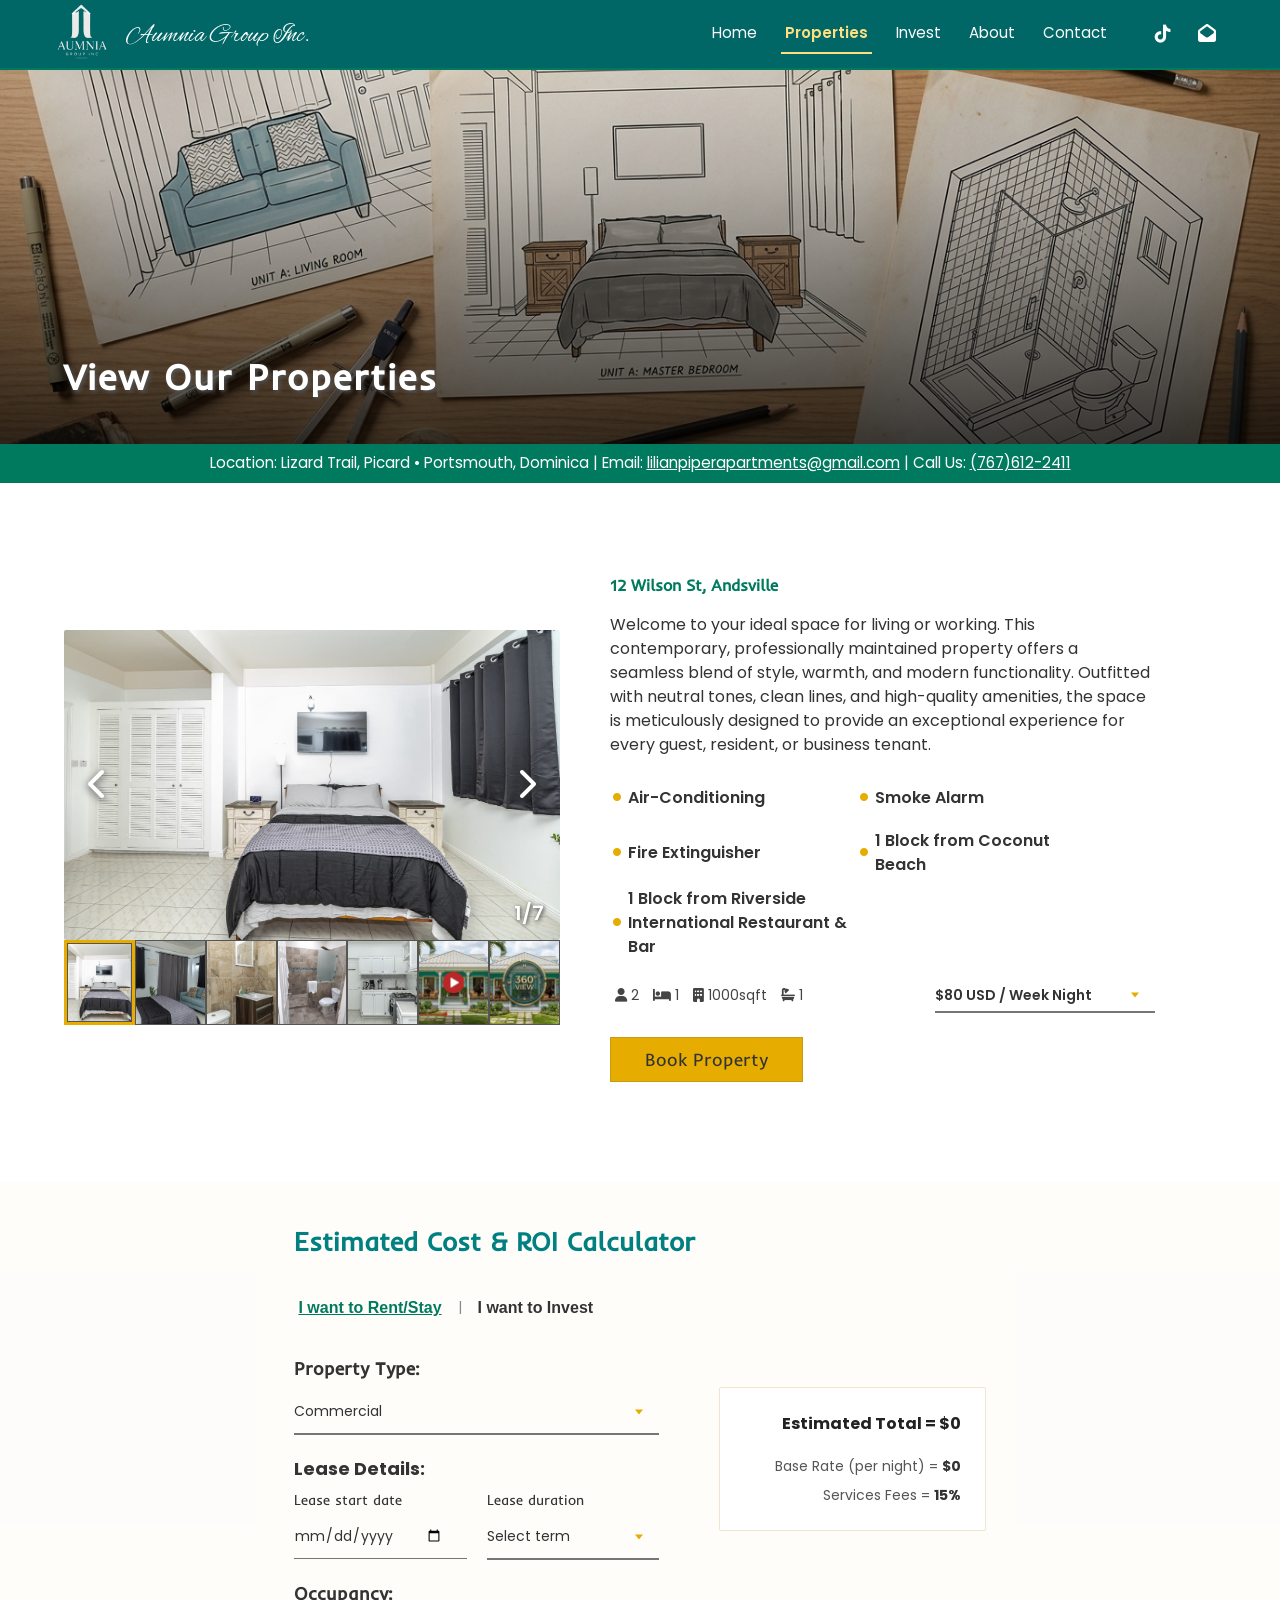
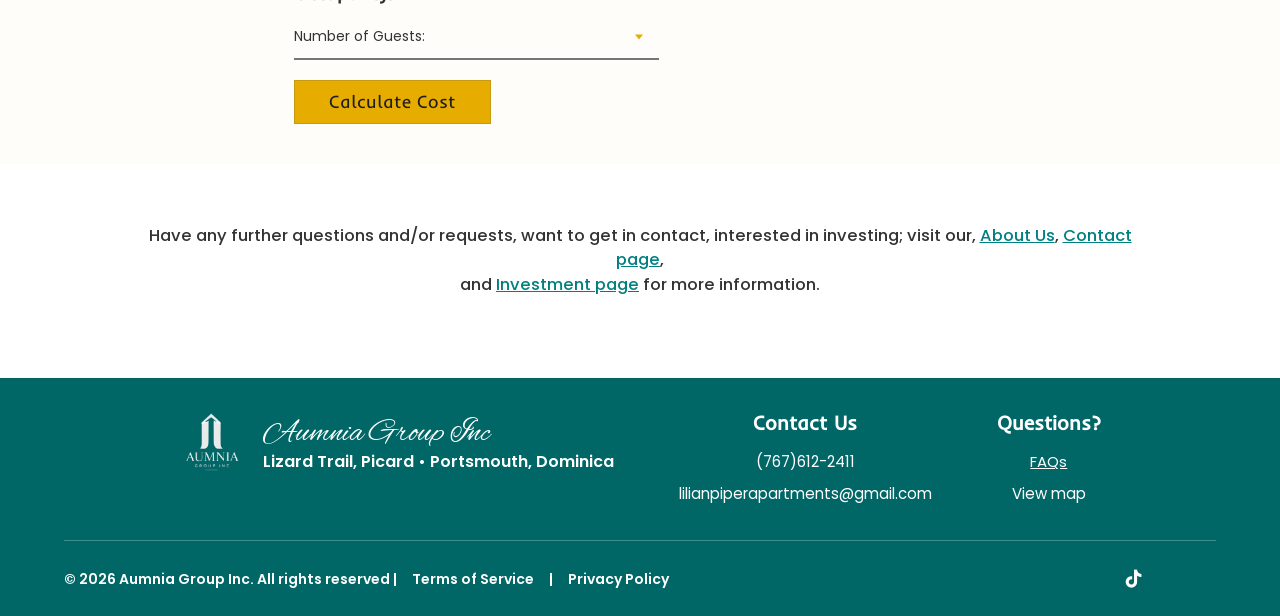
<file: Properties.html>
<!DOCTYPE html>
    <html>
        <head>
            <meta charset="UTF-8">
            <meta name="viewport" content="width=device-width, initial-scale=1.0">
            <title>Aumnia Group Inc.</title>

            <!-- Font Awesome Icons (v.6.4.0)-->
             <link rel="stylesheet" href="https://cdnjs.cloudflare.com/ajax/libs/font-awesome/6.4.0/css/all.min.css"/>

            <!-- Google Fonts Preconnect-->
             <link rel="preconnect" href="https://fonts.googleapis.com">
             <link rel="preconnect" href="https://fonts.gstatic.com" crossorigin>

            <!-- Google Fonts from Figma prototype-->
             <link href="https://fonts.googleapis.com/css2?family=Alex+Brush&family=Inder&family=Poppins:ital,wght@0,100;0,200;0,300;0,400;0,500;0,600;0,700;0,800;0,900;1,100;1,200;1,300;1,400;1,500;1,600;1,700;1,800;1,900&display=swap" rel="stylesheet">

            <!-- Local CSS stylesheet-->
             <link rel="stylesheet" href="css/style.css">

            <!-- Local JavaScript file-->
             <script src="javascript/main.js"></script>
        </head>

        <body class="properties-page">
            <!-- allows screen readers to skip through navigation links-->
            <a class="skip-link" href="#main">Skip to main content</a>

            <!-- Header Section Starts-->
            <header>
             <div class="hero">
                <nav>
                    <div class="left-side">
                        <a href="index.html">
                            <img src="images/white-logo.png" alt="Aumnia Group Inc. Logo" class="logo" height="35" width="60">
                        </a>
                        <h1>Aumnia Group Inc.</h1>
                    </div>

                    <div class="right-side">
                        <button type="button" class="nav-toggle" id="navToggle" aria-label="Toggle navigation menu" aria-expanded="false" aria-controls="navLinks">
                            <span></span>
                            <span></span>
                            <span></span>
                        </button>
                        <div class="nav-links" id="navLinks">
                            <ul>
                                <li><a href="index.html">Home</a></li>
                                <li><a href="Properties.html" class="active">Properties</a></li>
                                <li><a href="Invest.html">Invest</a></li>
                                <li><a href="About.html">About</a></li>
                                <li><a href="Contact.html">Contact</a></li>
                            </ul>
                        </div>
                        <div class="social-icons">
                            <a href="https://www.tiktok.com/@aumnia.group.inc" target="_blank" rel="noopener noreferrer" aria-label="Aumnia Group Inc. on TikTok (opens in a new tab)"><i class="fab fa-tiktok" aria-hidden="true"></i></a>
                            <a href="mailto:lilianpiperapartments@gmail.com" aria-label="Email Aumnia Group Inc."><i class="fas fa-envelope-open" aria-hidden="true"></i></a>
                        </div>
                    </div>
                </nav>

                <div class="page-header">
                    <h1 class="about-header">View Our Properties</h1>
                </div>
             </div>

             <div class="contact-block">
                <h3>Location: Lizard Trail, Picard • Portsmouth, Dominica | Email: <a href="mailto:lilianpiperapartments@gmail.com">lilianpiperapartments@gmail.com</a> | Call Us: <a href="tel:(767)612-2411">(767)612-2411</a></h3>
             </div>
            </header>
            <!-- Header Section Ends-->

            <main id="main">
            <!-- Properties Section Starts -->
             <section class="properties-section">
                <div class="properties-container">
                    <!-- Left Column: Gallery Slideshow -->
                    <div class="properties-gallery">
                        <!-- Main Display View -->
                        <!--role and aria-label provide info for screen readers-->
                        <div class="slide-container" role="group" aria-label="Property photo gallery">
                            <!-- Main Image Slide -->
                            <img id="mainSlide" src="images/8.JPG" alt="Bedroom image" height="400" width="600">

                            <!-- Navigation Arrows -->
                            <button type="button" class="slide-nav prev-btn" onclick="changeSlide(-1)">
                                <i class="fa-solid fa-chevron-left"></i>
                            </button>
                            <button type="button" class="slide-nav next-btn" onclick="changeSlide(1)">
                                <i class="fa-solid fa-chevron-right"></i>
                            </button>

                            <!-- Slide Counter Badge -->
                            <div class="slide-counter" id="slideCounter">1/7</div>
                        </div>

                        <!-- Thumbnail Strip -->
                        <!-- Thumbnail button: selects this photo for the main gallery view (keyboard-accessible, labeled for screen readers) -->
                        <div class="thumbnail-strip">
                            <button type="button" class="thumb-item active" data-src="images/8.JPG" data-alt="Bedroom" aria-label="Show photo 1: Bedroom" aria-current="true"><img src="images/8.JPG" alt="Bedroom image"></button>
                            <button type="button" class="thumb-item" data-src="images/3.JPG" data-alt="Bedroom 2" aria-label="Show photo 2: Bedroom 2" aria-current="false"><img src="images/3.JPG" alt="Continued bedroom image"></button>
                            <button type="button" class="thumb-item" data-src="images/1.JPG" data-alt="Bathroom" aria-label="Show photo 3: Bathroom" aria-current="false"><img src="images/1.JPG" alt="Bathroom image"></button>
                            <button type="button" class="thumb-item" data-src="images/6.JPG" data-alt="Bathroom 2" aria-label="Show photo 4: Bathroom 2" aria-current="false"><img src="images/6.JPG" alt="Continued bathroom image"></button>
                            <button type="button" class="thumb-item" data-src="images/4.JPG" data-alt="Kitchen" aria-label="Show photo 5: Kitchen" aria-current="false"><img src="images/4.JPG" alt="Kitchen image"></button>
                            <button type="button" class="thumb-item" data-src="images/gallery vid.png" data-alt="Video Tour" aria-label="Show photo 6: Video Tour" aria-current="false"><img src="images/gallery vid.png" alt=""></button>
                            <button type="button" class="thumb-item" data-src="images/gallery 360.png" data-alt="360 Tour" aria-label="Show photo 7: 360 Tour" aria-current="false"><img src="images/gallery 360.png" alt=""></button>
                        </div>
                    </div>

                    <!-- Right Column: Details & Specs -->
                    <div class="properties-content">
                        <p class="property-address">12 Wilson St, Andsville</p>

                        <p class="property-description">Welcome to your ideal space for living or working. This contemporary, 
                            professionally maintained property offers a seamless blend of style, warmth, and modern 
                            functionality. Outfitted with neutral tones, clean lines, and high-quality amenities, the space is 
                            meticulously designed to provide an exceptional experience for every guest, resident, or business 
                            tenant.
                        </p>

                        <!-- Key Amenities List -->
                        <ul class="property-features">
                            <li>Air-Conditioning</li>
                            <li>Smoke Alarm</li>
                            <li>Fire Extinguisher</li>
                            <li>1 Block from Coconut Beach</li>
                            <li>1 Block from Riverside International Restaurant & Bar</li>
                        </ul>

                        <!-- Specs & Pricing Row -->
                        <div class="property-meta-row">
                            <div class="property-specs">
                                <span><i class="fa-solid fa-user" aria-hidden="true"></i> 2</span>
                                <span><i class="fa-solid fa-bed" aria-hidden="true"></i> 1</span>
                                <span><i class="fas fa-building" aria-hidden="true"></i> 1000sqft</span>
                                <span><i class="fas fa-bath" aria-hidden="true"></i> 1</span>
                            </div>
                            <div class="property-price-dropdown-wrapper">
                                <label for="price-rate-select" class="sr-only">Select Rate Type</label>
                                <div class="calc-select-wrapper price-select-box">
                                    <select id="price-rate-select" aria-label="Select pricing rate option">
                                        <option value="weeknight" selected>$80 USD / Week Night</option>
                                        <option value="weekend">$88 USD / Weekend Night</option>
                                        <option value="monthly">$800 USD / Month</option>
                                    </select>
                                </div>
                            </div>
                        </div>

                        <a href="#" class="book-btn" onclick="openPaymentModal()">Book Property</a>
                        
                    </div>
                </div>
             </section>
            <!-- Properties Section Ends -->

            <!-- Calculator Section Starts-->
             <section class="calc-section">
                <div class="calc-head">
                    <h1>Estimated Cost & ROI Calculator</h1>

                    <!-- Toggle Mode Links -->
                    <div class="calc-tabs">
                        <button type="button" class="tab-link active" id="tab-rent" aria-pressed="true" data-calc-mode="rent" aria-controls="form-rent">I want to Rent/Stay</button>
                        <span class="tab-separator" aria-hidden="true">|</span>
                        <button type="button" class="tab-link" id="tab-invest" aria-pressed="false" data-calc-mode="invest" aria-controls="form-invest">I want to Invest</button>
                    </div>
                </div>

                <div class="calc-container">                    
                    <!-- Left Side: Calculator -->
                    <div class="calc-form">
                        
                        <!-- Rent Calculator -->
                        <form id="form-rent" class="calc-mode-form active">
                            <!-- Property Type -->
                            <div class="form-group">
                                <label for="rent-property-type">Property Type:</label>
                                <div class="calc-select-wrapper">
                                    <select id="rent-property-type">
                                        <option value="commercial">Commercial</option>
                                        <option value="residential">Residential</option>
                                    </select>
                                </div>
                            </div>

                            <!-- Stay Duration -->
                                <!-- Group wrapper: named by the "Stay Duration:" heading below so screen readers announce it with each date field -->
                                <div class="form-group" id="rent-stay-group" role="group" aria-labelledby="stay-label">
                                    <!-- Visible group heading-->
                                    <span class="form-label" id="stay-label">Stay Duration:</span>

                                    <div class="date-inputs">

                                        <!-- Start date: label is linked to the input via for/id -->
                                        <div class="input-with-icon">
                                            <label class="sub-label" for="rent-start">Start date</label>
                                            <!-- Native date picker; id is also used by main.js to read the value -->
                                            <input type="date" id="rent-start" name="start-date">
                                        </div>

                                        <!-- End date-->
                                        <div class="input-with-icon">
                                            <label class="sub-label" for="rent-end">End date</label>
                                            <input type="date" id="rent-end" name="end-date">
                                        </div>

                                    </div>
                                </div>

                            <!-- Lease Details: replaces stay dates when Commercial is selected -->
                            <div class="form-group" id="rent-lease-group" role="group" aria-labelledby="lease-label" hidden>
                                <span class="form-label" id="lease-label">Lease Details:</span>
                                <div class="date-inputs">
                                    <div class="input-with-icon">
                                        <label class="sub-label" for="lease-start">Lease start date</label>
                                        <input type="date" id="lease-start" name="lease-start-date">
                                    </div>
                                    <div class="input-with-icon">
                                        <label class="sub-label" for="lease-duration">Lease duration</label>
                                        <div class="calc-select-wrapper">
                                            <select id="lease-duration" name="lease-duration">
                                                <option value="" disabled selected>Select term</option>
                                                <option value="3">3 Years</option>
                                                <option value="4">4 Years</option>
                                                <option value="5">5 Years</option>
                                            </select>
                                        </div>
                                    </div>
                                </div>
                            </div>

                            <!-- Occupancy -->
                            <div class="form-group">
                                <label for="rent-guests">Occupancy:</label>
                                <div class="calc-select-wrapper">
                                    <select id="rent-guests">
                                        <option value="" disabled selected>Number of Guests:</option>
                                        <option value="1">1 Guest</option>
                                        <option value="2">2 Guests</option>
                                    </select>
                                </div>
                            </div>

                            <button type="button" class="btn-calculate">Calculate Cost</button>
                        </form>

                        <!-- INVEST FORM MODE -->
                        <form id="form-invest" class="calc-mode-form">
                            <!-- Capital Investment Slider -->
                            <div class="form-group">
                                <label for="invest-capital">Initial Capital Investment:</label>
                                <div class="range-wrapper">
                                    <input type="range" id="invest-capital" min="0" max="100000" value="0" step="1000" oninput="updateCapitalValue(this.value)">
                                    <span class="range-value" id="capital-display">$0</span>
                                </div>
                            </div>

                            <!-- Investment Strategy -->
                            <div class="form-group">
                                <label for="invest-strategy">Investment Strategy:</label>
                                <div class="calc-select-wrapper">
                                    <select id="invest-strategy">
                                        <option value="commercial">Commercial</option>
                                        <option value="residential">Residential</option>
                                    </select>
                                </div>
                            </div>

                            <!-- Target Holding Period -->
                            <div class="form-group">
                                <label for="invest-target">Target Holding Period:</label>
                                <div class="calc-select-wrapper">
                                    <select id="invest-target">
                                        <option value="" disabled selected>Period of Investment:</option>
                                        <option value="1">1 Year</option>
                                        <option value="3">3 Years</option>
                                        <option value="5">5 Years</option>
                                        <option value="10">10+ Years</option>
                                    </select>
                                </div>
                            </div>

                            <button type="button" class="btn-calculate">Calculate ROI</button>
                        </form>

                    </div>

                    <!-- Right Side: Total Output Display Card -->
                     <div class="calc-receipt" role="region" aria-label="Calculation results" aria-live="polite">
                        <!-- Rent Total Heading (Visible by default) -->
                        <h3 class="total-title" id="title-rent">Estimated Total = <span id="total-amount-rent">$0</span></h3>
                        
                        <!-- Invest Total Heading (Hidden by default) -->
                        <h3 class="total-title" id="title-invest" style="display: none;">Estimated Total = <span id="total-amount-invest">$0</span></h3>
                        
                        <!-- Rent Breakdown (Active) -->
                        <div id="breakdown-rent" class="breakdown-list active">
                            <div class="breakdown-item"><span>Base Rate (per night) =</span> <b>$0</b></div>
                            <div class="breakdown-item"><span>Services Fees =</span> <b>15%</b></div>
                        </div>

                        <!-- Invest Breakdown -->
                        <div id="breakdown-invest" class="breakdown-list">
                            <div class="breakdown-item"><span>Initial Capital =</span> <b>$0</b></div>
                            <div class="breakdown-item"><span>Target Annual Yield (8.5%) =</span> <b>$850/yr</b></div>
                            <div class="breakdown-item"><span>Holding Duration =</span> <b>1 Year</b></div>
                            <div class="breakdown-item"><span>Estimated Net Profit =</span> <b>$850</b></div>
                            
                            <a href="Invest.html#form" class="btn-prospectus">Inquire About Investment</a>
                        </div>
                     </div>

                </div>

                <p class="calc-disclaimer" id="invest-disclaimer">*Projections are estimated target yields, not guaranteed financial returns*</p>
             </section>
            <!-- Calculator Section Ends-->

            <!-- Notice Section Starts-->
             <p class="notice">Have any further questions and/or requests, want to get in contact, interested in investing; visit
                 our, <a href="About.html">About Us</a>, <a href="Contact.html">Contact page</a>,<br> and <a href="Invest.html">
                    Investment page</a> for more information.</p>
            <!-- Notice Section Ends-->

            <!-- Footer Section Starts-->
             <footer class="site-footer">
                <!-- Top Row: Logo, Branding, Contact & Questions -->
                <div class="footer-top">
                    
                    <!-- Branding Block -->
                    <div class="footer-brand">
                        <img src="images/white-logo.png" alt="Aumnia Group Inc. Logo" class="footer-logo">
                        <div class="brand-text">
                            <h2 class="company-name">Aumnia Group Inc</h2>
                            <p class="company-address">Lizard Trail, Picard • Portsmouth, Dominica</p>
                        </div>
                    </div>

                    <!-- Contact Us Column -->
                    <div class="footer-column">
                        <h3 class="contact">Contact Us</h3>
                        <p><a href="tel:(767)612-2411">(767)612-2411</a></p>
                        <p><a href="mailto:lilianpiperapartments@gmail.com">lilianpiperapartments@gmail.com</a></p>
                    </div>

                    <!-- Questions Column -->
                    <div class="footer-column">
                        <h3>Questions?</h3>
                        <p><button type="button" class="link-button" data-faq-open aria-haspopup="dialog">FAQs</button></p>
                        <p><a href="https://www.google.com/maps/place/Lizard+Trail,+Portsmouth,+Dominica/@15.5593687,-61.4610439,17z/data=!3m1!4b1!4m6!3m5!1s0x8c14c9258487f653:0xf32f117955196877!8m2!3d15.5593635!4d-61.458469!16s%2Fg%2F1tfcd6mq?entry=ttu&g_ep=EgoyMDI2MDkyNy4wIKXMDSoASAFQAw%3D%3D" target="_blank" rel="noopener noreferrer">View map</a></p>
                    </div>

                </div>

                <!-- Bottom Row: Copyright/Legal Links & Social Icons -->
                <div class="footer-bottom">
                    <div class="footer-legal">
                        <span>&copy; 2026 Aumnia Group Inc. All rights reserved</span>  | 
                        <a href="#">Terms of Service</a> | 
                        <a href="#">Privacy Policy</a>
                    </div>
                    <div class="footer-socials">
                        <a href="https://www.tiktok.com/@aumnia.group.inc" class="fab fa-tiktok" aria-label="Tiktok"></a>
                        <a href="mailto:lilianpiperapartments@gmail.com" aria-label="Email"></a>
                    </div>
                </div>
             </footer>
            <!-- Footer Section Ends-->

            <!-- FAQ Modal -->
             <div id="faq-modal" class="modal-overlay">
                <div class="modal-card" role="dialog" aria-modal="true" aria-labelledby="faq-title" tabindex="-1">
                    <button type="button" class="modal-close" data-faq-close aria-label="Close dialog"><span aria-hidden="true">&times;</span></button>
                    <div class="modal-icon modal-icon-info">
                        <i class="fa-solid fa-circle-question" aria-hidden="true"></i>
                    </div>
                    <h2 id="faq-title">Frequently Asked Questions</h2>
                    <p>We are currently compiling our most frequently asked questions. If you have an immediate inquiry, please reach out to our team.</p>
                    <div class="modal-actions">
                        <a href="Contact.html" class="btn-primary-modal">Go to Contact</a>
                        <button type="button" class="btn-secondary-modal" data-faq-close>Close</button>
                    </div>
                </div>
             </div>

             <!-- Payment & Booking Modal -->
            <div id="paymentModal" class="modal-overlay" aria-hidden="true" role="dialog" aria-labelledby="modalTitle">
                <div class="modal-card modal-card-large">
                    <button type="button" class="modal-close" onclick="closePaymentModal()" aria-label="Close modal">&times;</button>
                    
                    <div class="modal-header">
                        <h2 id="modalTitle">Complete Your Reservation</h2>
                        <p class="modal-subtitle">Loving Hills Suite • Lizard Trail, Picard, Dominica</p>
                    </div>

                    <form id="paymentForm" class="payment-form" onsubmit="handlePaymentSubmit(event)">
                        
                        <!-- Lease & Occupancy Details -->
                        <fieldset class="form-section">
                            <legend><i class="fa-solid fa-building-user"></i> Lease & Occupancy Details</legend>

                            <!-- Lease Intent -->
                            <div class="form-group">
                                <label for="modal-lease-intent">Lease Intent / Usage Type <span class="required">*</span></label>
                                <div class="calc-select-wrapper">
                                    <select id="modal-lease-intent" name="leaseIntent" required onchange="toggleModalLeaseFields(this.value)">
                                        <option value="residential" selected>Residential Short-Term Stay</option>
                                        <option value="commercial">Commercial Multi-Year Lease</option>
                                    </select>
                                </div>
                            </div>

                            <!-- Residential Stay Fields -->
                            <div id="modalResidentialFields" class="form-row">
                                <div class="form-group flex-1">
                                    <label for="modal-checkin">Check-in Date <span class="required">*</span></label>
                                    <input type="date" id="modal-checkin" name="checkInDate" required onchange="recalculateModalTotal()">
                                </div>
                                <div class="form-group flex-1">
                                    <label for="modal-checkout">Check-out Date <span class="required">*</span></label>
                                    <input type="date" id="modal-checkout" name="checkOutDate" required onchange="recalculateModalTotal()">
                                </div>
                            </div>

                            <!-- Commercial Multi-Year Lease Fields -->
                            <div id="modalCommercialFields" class="form-row" style="display: none;">
                                <div class="form-group flex-1">
                                    <label for="modal-comm-start">Lease Start Date <span class="required">*</span></label>
                                    <input type="date" id="modal-comm-start" name="commStartDate">
                                </div>
                                <div class="form-group flex-1">
                                    <label for="modal-comm-term">Lease Term Duration <span class="required">*</span></label>
                                    <div class="calc-select-wrapper">
                                        <select id="modal-comm-term" name="commTerm">
                                            <option value="36">3 Years (36 Months)</option>
                                            <option value="48">4 Years (48 Months)</option>
                                            <option value="60">5 Years (60 Months)</option>
                                        </select>
                                    </div>
                                </div>
                            </div>

                            <!-- Occupants & Phone -->
                            <div class="form-row">
                                <div class="form-group flex-1">
                                    <label for="modal-occupants">Number of Occupants <span class="required">*</span></label>
                                    <div class="calc-select-wrapper">
                                        <select id="modal-occupants" name="occupants" required>
                                            <option value="1">1 Person</option>
                                            <option value="2">2 Persons</option>
                                        </select>
                                    </div>
                                </div>
                                <div class="form-group flex-1">
                                    <label for="modal-phone">Contact Phone <span class="required">*</span></label>
                                    <input type="tel" id="modal-phone" name="contactPhone" placeholder="(767) 000-0000" required>
                                </div>
                            </div>
                        </fieldset>

                        <!-- Payment Method Section -->
                        <fieldset class="form-section">
                            <legend><i class="fa-solid fa-credit-card"></i> Payment Method</legend>

                            <div class="payment-tabs">
                                <label class="pay-tab active">
                                    <input type="radio" name="paymentMethod" value="card" checked onclick="switchModalPaymentTab('card')">
                                    <i class="fa-solid fa-credit-card"></i> Credit / Debit Card
                                </label>
                                <label class="pay-tab">
                                    <input type="radio" name="paymentMethod" value="express" onclick="switchModalPaymentTab('express')">
                                    <i class="fa-brands fa-apple"></i> Express Digital Wallet
                                </label>
                            </div>

                            <!-- Card fields -->
                            <div id="modalCardFields" class="payment-panel active">
                                <div class="form-group">
                                    <label for="cardName">Name on Card <span class="required">*</span></label>
                                    <input type="text" id="cardName" name="cardName" placeholder="Full Name" required>
                                </div>

                                <div class="form-group">
                                    <label for="cardNumber">Card Number <span class="required">*</span></label>
                                    <input type="text" id="cardNumber" name="cardNumber" placeholder="4532 •••• •••• 8892" maxlength="19" required>
                                </div>

                                <div class="form-row">
                                    <div class="form-group flex-1">
                                        <label for="cardExp">Expiration (MM/YY) <span class="required">*</span></label>
                                        <input type="text" id="cardExp" name="cardExp" placeholder="MM/YY" maxlength="5" required>
                                    </div>
                                    <div class="form-group flex-1">
                                        <label for="cardCvc">CVC / CVV <span class="required">*</span></label>
                                        <input type="password" id="cardCvc" name="cardCvc" placeholder="123" maxlength="4" required>
                                    </div>
                                </div>
                            </div>

                            <!-- Checkout buttons -->
                            <div id="modalExpressFields" class="payment-panel" style="display: none;">
                                <p class="express-note" style="color: #bbb; font-size: 0.85rem; margin-bottom: 10px;">Select an instant checkout method:</p>
                                <div class="express-btn-group" style="display: flex; gap: 10px;">
                                    <button type="button" class="btn-express btn-apple-pay" style="flex:1; padding:10px; background:#fff; color:#000; border-radius:6px; font-weight:600; cursor:pointer;" onclick="alert('Redirecting to Apple Pay...')">Apple Pay</button>
                                    <button type="button" class="btn-express btn-google-pay" style="flex:1; padding:10px; background:#4285f4; color:#fff; border-radius:6px; font-weight:600; cursor:pointer;" onclick="alert('Redirecting to Google Pay...')">Google Pay</button>
                                    <button type="button" class="btn-express btn-paypal" style="flex:1; padding:10px; background:#ffc439; color:#000; border-radius:6px; font-weight:600; cursor:pointer;" onclick="alert('Redirecting to PayPal...')">PayPal</button>
                                </div>
                            </div>
                        </fieldset>

                        <!-- Summary -->
                        <div class="modal-summary-footer" style="display: flex; justify-content: space-between; align-items: center; margin-top: 15px;">
                            <div>
                                <span style="font-size: 0.85rem; color: #aaa;">Estimated Total:</span>
                                <span id="modalTotalOutput" style="display: block; font-size: 1.3rem; font-weight: 700; color: #00a896;">$0.00 USD</span>
                            </div>
                            <button type="submit" class="btn-submit-payment" style="background:#00a896; color:#fff; border:none; padding:12px 20px; border-radius:6px; font-weight:600; cursor:pointer;">Secure Checkout</button>
                        </div>
                    </form>
                </div>
            </div>
        </body>
    </html>
</file>
<file: css/style.css>
/* ------------------ Basic Style Settings ----------------- */
/* box-sizing reset */
*, *::before, *::after {
    box-sizing: border-box;
    margin: 0;
    padding: 0;
}

:root {
    --primary-color: #008080;
    --secondary-color: #007A5E;
    --accent-color: #E6AC00;
    --border-color: #C79A12;
    --bg-color: rgb(242, 232, 211, 0.12);
    --text-color: #333;
    --solidBgText-color: #FFF;
    --accentText-color: #555;

    --primary-dark: #006666;
    --btnText-color: #1f1f1f;
    --focus-color: #1f1f1f;
    --gutter: clamp(1.25rem, 5vw, 5rem);

    --font-heading: 'Inder', sans-serif;
    --font-body: 'Poppins', sans-serif;
    --font-title: 'Alex Brush', cursive;
}

html, body {
    font-family: var(--font-body);
    font-size: 1rem;
    color: var(--text-color);
    line-height: 1.5;
	overflow-x: hidden;
    scroll-behavior: smooth;
}

img {
    max-width: 100%;
    height: auto;
}

/* ------------------------ Banner Style Settings ------------------------- */
.hero {
    position: relative;
    height: 444px;
    background: url('../images/thumbnail.png') no-repeat center center/cover;
    display: flex;
    flex-direction: column;
    justify-content: space-between;
}

.page-header {
      text-align: left;
      margin-left: 3.125rem;
      position: absolute;
      top: 65%;
	  width: 100%;

      color: var(--solidBgText-color);
      text-shadow: 2px 2px 4px #555;
}

.page-header h1 {
    font-family: var(--font-heading);
    font-size: 2rem;
    font-weight: 600;
    letter-spacing: 2px;
    margin-bottom: 0.5rem;
}

.page-header h2 {
    font-family: var(--font-body);
    font-size: 1.375rem;
    font-weight: 500;
    line-height: 1.3;
}

/* Contact block */
.contact-block {
    padding: 0.5rem;
    width: 100%;
    background-color: var(--secondary-color);
    color: var(--solidBgText-color);
    font-size: 0.81rem;
    text-align: center;
}

.contact-block h3 {
    font-weight: 400;
}

.contact-block a {
    color: white;
    text-decoration: none;
}

.contact-block a:hover {
    text-decoration: underline;
}

.contact-block a:visited {
    color: #ffdf80;
    text-decoration: underline;
}

/* ------------------ Navigation Bar -------------------------------- */
nav {
    background-color: var(--primary-dark);
    border-bottom: 2px solid var(--secondary-color);
    color: var(--solidBgText-color);

    display: flex;
    align-items: center;
    justify-content: space-between;
    padding: 2px 3.75rem;
    position: relative;
    width: 100%;
    z-index: 10;
}

nav .left-side {
    display: flex;
    align-items: center;
    gap: 0.94rem;
}

nav .logo img {
    height: 2.5rem; /* Adjust height to match your Figma mockup */
    width: auto;
    display: block;
}

nav h1 {
    font-family: var(--font-title);
    font-weight: 400;
    font-size: 1.56rem;
    padding-top: 0.31rem;
}

nav .right-side {
    display: flex;
    align-items: center;
    gap: 1.875rem;
}

.nav-links {
    display: flex;
    align-items: center;
}

nav ul {
    list-style: none;
    display: flex;
    gap: 1.25rem;
    margin: 0;
    padding: 0;
}

nav ul li {
    display: inline;
}

nav ul li a {
    color: var(--solidBgText-color);
    text-decoration: none;
    font-size: 0.94rem;
}

nav .active {
    color: #ffdf80;
    font-weight: 600;
}

nav ul li a:hover {
    color: #ffdf80;
}

.social-icons {
    display: flex;
    gap: 0.875rem;
}

.social-icons a {
    color: var(--solidBgText-color);
    text-decoration: none;
    font-size: 1.125rem;
}

/* Hamburger Toggle Button (hidden on desktop) */
.nav-toggle {
    display: none;
    flex-direction: column;
    justify-content: space-between;
    width: 26px;
    height: 1.125rem;
    background: transparent;
    border: none;
    padding: 0;
    cursor: pointer;
    z-index: 20;
}

.nav-toggle span {
    display: block;
    width: 100%;
    height: 2px;
    background-color: var(--solidBgText-color);
    border-radius: 2px;
    transition: transform 0.25s ease, opacity 0.2s ease;
}

.nav-toggle.is-active span:nth-child(1) { 
    transform: translateY(8px) rotate(45deg); 
}

.nav-toggle.is-active span:nth-child(2) {
     opacity: 0; 
}

.nav-toggle.is-active span:nth-child(3) {
     transform: translateY(-8px) rotate(-45deg); 
}

/* --------------------- Video Style Settings ---------------------------- */
.vid-container {
    max-width: 75%; /* Constrains content width on large desktop screens */
    margin: 0 auto;    /* Centers the container horizontally on the page */
    padding: 5rem 2.5rem; /* Provides consistent spacing around the section */
}

/* Ensure floated elements clear inside the container */
.vid-container::after {
    content: "";
    display: table;
    clear: both;
}

.vid-container img {
    float: left;
    width: 330px;
    max-width: 100%;
    aspect-ratio: 330 / 290;
    object-fit: cover;
    margin-right: 2.5rem;
    
}

.vid-container h1 {
    color: var(--primary-color);
    font-family: var(--font-heading);
    font-size: 1.625rem;
    margin-bottom: 0.625rem;
}

.vid-container p {
    font-size: 1rem;
    line-height: 1.7;
}

/* ------------------ Services Style Settings ------------------ */
.services-section {
    padding: 1.875rem 5rem;
    background-color: var(--bg-color);
}

/* Outer layout wrapper (2 Columns on Desktop) */
.services {
    max-width: 100%;
    margin: 0 auto;
    display: flex;
    align-items: stretch;
    gap: 3.125rem;
}

.services-content {
    width: 60%;
}

/* Section Title */
.services-section h1 {
    font-family: var(--font-heading);
    color: var(--primary-color);
    font-size: 1.625rem;
    margin-bottom: 1.875rem;
}

/* 2x2 Grid for Service Cards */
.services-grid {
    display: grid;
    grid-template-columns: repeat(2, 1fr); /* 2 columns */
    gap: 1.875rem 0px; /* Row gap 1.875rem, Column gap 1.25rem */
}

/* Individual Service Card Component */
.service-card {
    display: flex;
    align-items: flex-start;
    gap: 0.94rem;
}

/* Service Icon */
.service-icon {
    object-fit: contain;
    flex-shrink: 0; /* Prevents icon from shrinking on small screens */
}

/* Card Heading & Text */
.service-info {
    padding-top: 0.625rem;
}

.service-info h3 {
    font-family: var(--font-heading);
    color: var(--secondary-color); /* Teal highlight */
    font-size: 1.25rem;
    font-weight: 600;
    margin-bottom: 0.375rem;
}

.service-info p {
    color: var(--accentText-color);
    font-size: 0.875rem;
    line-height: 1.4;
}

/* Right Side Image Block */
.services-image {
    width: 40%;
    padding-top: 0.625rem;
}

.services-image img {
    width: 100%;
    object-fit: cover;
    border-radius: 4px;
    border: 1px solid #ccc;
    height: 100%;
    min-height: 260px;
    cursor: default;
    user-select: none;
}

/* ------------------ Responsive Styles ------------------ */

/* Tablet & Mobile Screens */
@media (max-width: 768px) {
    .services {
        flex-direction: column;
    }

    .services-content,
    .services-image {
        width: 100%;
    }
}

/* -------------------- Properties Style Settings -------------------- */
.properties-section {
    padding: 2.5rem 5rem;
    margin-top: 2.5rem;
}

.properties-section h1 {
    font-family: var(--font-heading);
    color: var(--primary-color);
    font-size: 1.625rem;
    margin-bottom: 1.5rem;
}

.properties-container {
    display: flex;
    align-items: center;
    gap: 0.625rem;
    max-width: 100%;
}

/* Left Image Box */
.properties-image {
    flex: 1 1 45%;
    border-radius: 4px;
    overflow: hidden;
}

.properties-image img {
    object-fit: cover;
    display: block;
    aspect-ratio: 4 / 3;
}

/* Right Text Column */
.properties-content {
    flex: 1 1 55%;
    display: flex;
    flex-direction: column;
}

.property-title {
    font-family: var(--font-heading);
    font-size: 1.75rem;
    color: var(--primary-color);
    margin-bottom: 4px;
}

.property-address {
    font-family: var(--font-heading);
    font-size: 1rem;
    font-weight: 700;
    color: var(--secondary-color);
    margin-bottom: 1rem;
}

.property-description {
    font-size: 1rem;
    line-height: 1.5;
    margin-bottom: 1.25rem;
    width: 90%;
}

/* Key Features Grid */
.property-features {
    list-style: none;
    padding: 0;
    margin: 0 0 1.25rem 0;
    display: grid;
    grid-template-columns: repeat(2, 0.5fr);
    gap: 0.625rem 0.625rem;
    width: 80%;
}

.property-features li {
    font-size: 1rem;
    font-weight: 600;
    display: flex;
    align-items: center;
}

.property-features li::before {
    content: "•";
    color: var(--accent-color);
    font-size: 1.75rem;
    margin-right: 4px;
}

/* Specs & Price Line */
.property-meta-row {
    display: flex;
    align-items: center;
    justify-content: space-between; /* Pushes specs left and price right */
    width: 90%;
    margin-bottom: 1.5rem;
    padding-left: 0.31rem;
}

.property-specs {
    display: flex;
    align-items: center;
    gap: 0.875rem;
    font-size: 0.875rem;
    color: #444;
}

/* Property Pricing Dropdown Styling */
.property-price-dropdown-wrapper {
    display: flex;
    flex-direction: column;
    min-width: 220px;
}

.price-select-box select {
    width: 100%;
    padding: 10px 14px;
    font-family: 'Poppins', sans-serif;
    font-size: 0.95rem;
    font-weight: 600;
    color: #0f766e;
    background-color: #f8fafc;
    border: 1px solid #cbd5e1;
    cursor: pointer;
    transition: border-color 0.2s, box-shadow 0.2s;
}

.price-select-box select:focus {
    outline: none;
    border-color: var(--accent-color);
}

.sr-only {
    position: absolute;
    width: 1px;
    height: 1px;
    padding: 0;
    margin: -1px;
    overflow: hidden;
    clip: rect(0, 0, 0, 0);
    white-space: nowrap;
    border: 0;
}

.property-price {
    text-align: right;
    font-size: 1rem;
    padding-top: 1.8rem;
}

.property-price b {
    font-size: 1.125rem;
    font-weight: 600;
}

/* Actions */
.property-actions {
    display: flex;
    flex-direction: column;
    align-items: flex-start;
    gap: 0.75rem;
}

.property-actions .btn-primary {
    display: block;
    color: var(--solidBgText-color);
    font-family: var(--font-heading);
    font-size: 1.125rem;
    padding: 0.5rem 2.125rem;
    width: fit-content;
    margin: 0;
    background-color: var(--accent-color);
    border: 1px solid var(--border-color);
    text-decoration: none;
    transition: var(--border-color) 0.2s ease;
}

.property-actions .btn-primary:hover {
    background-color: var(--border-color);
}

.calc-link {
    font-size: 0.84rempx;
    color: var(--primary-color);
    text-decoration: none;
}

.calc-link:hover {
    text-decoration: underline;
    color: var(--secondary-color);
}

.calc-link:visited {
    color: var(--accent-color);
}

/* Mobile Responsiveness */
@media (max-width: 820px) {
    .properties-container {
        flex-direction: column;
        gap: 1.5rem;
    }

    .properties-image,
    .properties-content {
        flex: 1 1 100%;
        width: 100%;
    }
}

/* ----------------------- Horizontal Break Style Settings --------------------- */
hr.break {
    max-width: 90%;
    padding: 1.875rem 2.5rem 2.5rem;
    margin: 0px auto;
    border: none;
    border-top: 1px solid #989;
    opacity: 0.4;
}

/* ------------------------ Invest Section Style Settings ---------------------------- */
.invest-section {
    padding: 0px 5rem;
}

.invest-section h1 {
    font-family: var(--font-heading);
    color: var(--primary-color);
    font-size: 1.625rem;
    margin-bottom: 1.875rem;
}

.invest-section p {
    width: 96%;
    margin: 0px auto;
    background-color: rgb(242, 232, 211, 0.3);
    padding: 1.875rem;
    line-height: 1.7;
}

.invest-section .btn {
    color: var(--solidBgText-color);
    font-family: var(--font-heading);
    font-size: 1.25rem;
    padding: 0.625rem 2.625rem;
    display: block;
    width: fit-content;
    margin: 3.125rem auto 5rem;
    background-color: var(--accent-color);
    border: 1px solid var(--border-color);
    text-decoration: none;
    transition: var(--border-color) 0.2s ease;
}

.btn:hover {
    background-color: var(--border-color);
}

/* ------------------ Footer Style Settings ------------------ */

.site-footer {
    background-color: var(--primary-dark);
    color: var(--solidBgText-color);
    padding: 1.875rem 5rem 0.94rem;
}

/* Top Section Layout */
.footer-top {
    display: flex;
    justify-content: space-between;
    align-items: flex-start;
    max-width: 80%;
    margin: 0px auto;
    padding-bottom: 1.875rem;
}

/* Branding & Address */
.footer-brand {
    display: flex;
    align-items: center;
    gap: 1.25rem;
}

.footer-logo {
    height: 60px;
    width: auto;
    object-fit: contain;
}

.footer-brand .company-name {
    font-family: var(--font-title);
    font-size: 2rem;
    font-weight: 400;
    line-height: 1;
    padding-top: 0.625rem;
}

.footer-brand .company-address {
    font-family: var(--font-body);
    font-size: 1rem;
    font-weight: 600;
}

/* Columns for Contact & Questions */
.footer-column h3 {
    font-family: var(--font-heading);
    font-size: 1.25rem;
    font-weight: 600;
    margin-bottom: 0.5rem;
    text-align: center;
}

.footer-column p, 
.footer-column a {
    font-size: 0.94rem;
    color: var(--solidBgText-color);
    text-decoration: none;
    line-height: 1.6;
    text-align: center;
}

.footer-column a:hover {
    color: #ffdf80; /* Yellow highlight on hover matching nav */
}

/* Bottom Bar Divider & Flex Layout */
.footer-bottom {
    border-top: 1px solid rgba(255, 255, 255, 0.25); /* Subtle white dividing line */
    padding-top: 1rem;
    display: flex;
    justify-content: space-between;
    align-items: center;
    font-size: 0.875rem;
    font-weight: 600;
}

.footer-legal a {
    color: var(--solidBgText-color);
    text-decoration: none;
    margin: 0 4px;
}

.footer-legal a:hover {
    color: #ffdf80;
}

/* Social Icons */
.footer-socials {
    display: flex;
    gap: 1rem;
}

.footer-socials a {
    color: var(--solidBgText-color);
    text-decoration: none;
    font-size: 1.125rem;
    transition: color 0.2s ease;
}

.footer-socials a:hover {
    color: #ffdf80;
}

/* ------------------ Responsive Adjustments ------------------ */

@media (max-width: 768px) {
    .site-footer {
        padding: 1.875rem 1.25rem 0.94rem 1.25rem;
    }

    .footer-top {
        flex-direction: column;
        align-items: flex-start;
        gap: 1.56rem;
    }

    .footer-bottom {
        flex-direction: column;
        gap: 0.94rem;
        text-align: center;
    }
}

/* ----------------------------- About Page Style Settings ------------------------------- */
/* ---------------------- Replacement Style Settings ------------------------- */
.about-page .hero {
    background: url('../images/about banner.png') no-repeat center center/cover;
}

.about-page .page-header {
    top: 80%;
}

.about-page .page-header h1 {
    font-size: 2.25rem;
}

.about-page .break {
    padding-bottom: 0px;
}

/* ----------------------- Mission & Value Style Settings ----------------------- */
.mission-section {
    background-color: var(--bg-color);
    padding: 1.875rem 5rem 3.125rem;
}

.mission-container {
    display: flex;
    align-items: flex-start; /* Aligns top edges of list and image */
    justify-content: space-between;
    gap: 3.125rem; /* Space between list and image */
    width: 100%;
}

.mission-section h1 {
    color: var(--primary-color);
    font-family: var(--font-heading);
    font-size: 1.625rem;
    margin-bottom: 1.56rem;
}

.missions {
    max-width: 55%;
}

.missions ul {
    padding-left: 1.25rem;
    list-style-type: none;
}

.missions li {
    margin-bottom: 1.25rem;  
    padding-left: 1.25rem;  
    position: relative;
}

.missions li::before {
    content: "•";
    position: absolute;
    left: 0;
    top: -2px;
    color: var(--accent-color);
    font-family: var(--font-body);
    font-weight: 900;
    font-size: 1.75rem;
    line-height: 1;
}

.mission-image {
    width: 45%;
}

.mission-image img {
    display: block;
    border-radius: 4px;
    padding-top: 0.625rem;
    aspect-ratio: 400 / 300;
    cursor: default;
    user-select: none;
}

/* -------------------------- Quote Style Settings ----------------------- */
.quote-section {
    padding: 3.125rem 5rem;
}

.quote-container {
    max-width: 100%;
    margin: 0 auto;
    display: flex;
    align-items: center;
    justify-content: center;
    gap: 2.5rem;
}

.quote-img {
    display: block;
    flex-shrink: 0;
    cursor: default;
    user-select: none;
}

.quote-content {
    display: flex;
    flex-direction: column;
    gap: 1.5rem;
    max-width: 40%;
    margin: 0;
}

.quote {
    font-family: var(--font-heading);
    font-size: 1.625rem;
    line-height: 1.4;
}

.quote-btns {
    display: flex;
    align-items: center;
    gap: 1.25rem;
}

.quote-btns a {
    display: block;
    color: var(--solidBgText-color);
    font-family: var(--font-heading);
    font-size: 1.125rem;
    padding: 0.5rem 2.125rem;
    width: fit-content;
    margin: 0;
    background-color: var(--accent-color);
    border: 1px solid var(--border-color);
    text-decoration: none;
    transition: var(--border-color) 0.2s ease;
}

.quote-btns a:hover {
    background-color: var(--border-color);
}

/* ----------------- Notice Style Settings ------------------------ */
.notice {
    padding: 1.875rem 0px 5rem;
    text-align: center;
    font-size: 16.5px;
    font-weight: 500;
}

.notice a {
    color: var(--primary-color);
}

.notice a:hover {
    color: var(--secondary-color);
}

.notice a:visited {
    color: var(--accent-color);
}

/* ----------------------------- Contact Page Style Settings ------------------------------- */
/* ---------------------- Replacement Style Settings ------------------------- */
.contact-page .hero {
    background: url('../images/contact banner.png') no-repeat center center/cover;
}

.contact-page .page-header {
    top: 80%;
}

.contact-page .page-header h1 {
    font-size: 2.25rem;
}

.contact-page .break {
    padding-bottom: 0px;
}

.contact-page .vid-container .info {
   width: 100%; 
   flex: 1 1 0;
}

/* ---------------- Personal Style Settings ------------------- */
/* Update Personal Contact Info Block */
.contact-page .vid-container {
    display: flex;
    align-items: center; /* Vertically centers headshot and text */
    gap: 2.25rem;
    padding: 1.875rem 0px;
    width: min(70%, 60rem);
    margin: 2.5rem auto;
}

.contact-page .vid-container img {
    margin-right: 0;
    object-fit: cover;
    flex-shrink: 0;
}

.contact-page .vid-container .info-content {
    display: flex;
    flex-direction: column;
    gap: 0.5rem;
}

.contact-page .vid-container h1 {
    padding-top: 0;
    margin-bottom: 0.5rem;
}

.contact-page .vid-container p {
    font-size: 1.125rem;
    line-height: 1.9;
}

.contact-page .vid-container a {
    color: var(--primary-color);
}

.contact-page .vid-container a:hover {
    color: var(--secondary-color);
}

.contact-page .vid-container a:visited {
    color: var(--accent-color);
}

/* ---------------- Contact Form Styles ---------------- */
.form-section {
    max-width: 100%;
    margin: 2.5rem auto 5rem;
    padding: 2.5rem 0px;
    font-family: var(--font-body);  
    background-color: var(--bg-color);
}

.form-intro {
    font-size: 0.94rem;
    line-height: 1.5;
    color: var(--text-color); 
    margin: 0px auto; 
    margin-bottom: 2.188rem;
    width: 60%;
}

.contact-form {
    display: flex;
    flex-direction: column;
    gap: 1.5rem;
    width: 60%;
    margin: 0px auto;
}

.form-group {
    display: flex;
    flex-direction: column;
}

.form-group label {
    font-family: var(--font-heading);  
    font-weight: 600;
    font-size: 1.1rem;
}

.form-group label .required {
    font-weight: 400;
    font-style: italic;
    font-size: 0.81rem;
    color: #666;
    margin-left: 4px;
}

/* Bottom-bordered Input Fields */
.form-group input[type="text"],
.form-group input[type="email"],
.form-group input[type="tel"] {
    width: 100%;
    border: none;
    border-bottom: 1px solid var(--accent-color);
    padding: 0.375rem 0;
    font-family: var(--font-body);  
    font-size: 0.94rem;
    color: var(--text-color);
    outline: none;
    background: transparent;
}

.form-group input:focus {
    border-bottom-color: var(--border-color);  
}

/* Custom Dropdown Styling with Yellow Caret */
.select-wrapper {
    margin-top: 0.625rem;
    position: relative;
    width: 100%;
}

.select-wrapper::after {
    content: "▼";
    font-size: 0.875rem;
    color: var(--accent-color);
    border-color: var(--border-color);  
    position: absolute;
    right: 0.875rem;
    top: 50%;
    transform: translateY(-50%);
    pointer-events: none;
}

.select-wrapper select {
    width: 100%;
    padding: 0.625rem 0.875rem;
    border: 1px solid #d3d3d3;
    background-color: #fff;
    font-family: var(--font-body); /* typeface for options */  
    font-size: 0.94rem;
    font-weight: 400;
    color: #333;  
    appearance: none; /* Removes default browser dropdown arrow */
    -webkit-appearance: none;
    -moz-appearance: none;
    cursor: pointer;
    outline: none;
}

.select-wrapper select:focus {
    border-color: var(--accent-color);  
}

/* Textarea Box Styling */
.form-group textarea {
    width: 100%;
    margin-top: 0.625rem;
    border: 1px solid #b5b5b5;
    padding: 0.75rem;
    font-family: var(--font-body);  
    font-size: 0.94rem;
    resize: vertical;
    outline: none;
}

.form-group textarea:focus {
    border-color: var(--accent-color);  
}

/* Submit Button */
.submit-btn {
    width: fit-content;
    background-color: var(--accent-color);  
    color: var(--solidBgText-color);  
    font-family: var(--font-heading);
    font-size: 1rem;
    font-weight: 600;
    padding: 0.75rem 2.25rem;
    border: none;
    cursor: pointer;
    transition: background-color 0.2s ease;
    margin-top: 0.31rem;
}

.submit-btn:hover {
    background-color: var(--border-color);
}

/* ----------------------- Form Modal Style Settings -------------------------- */
/* Modal Overlay */
.modal-overlay {
    position: fixed;
    top: 0;
    left: 0;
    width: 100%;
    height: 100%;
    background-color: rgba(0, 0, 0, 0.55);
    display: flex;
    align-items: center;
    justify-content: center;
    z-index: 2000;
    opacity: 0;
    pointer-events: none;
    transition: opacity 0.25s ease-in-out;
}

/* Activated State */
.modal-overlay.active {
    opacity: 1;
    pointer-events: auto;
}

/* Modal Window Card */
.modal-card {
    position: relative;
    background: var(--solidBgText-color);
    padding: 2rem 1.75rem;
    border-radius: 12px;
    max-width: 440px;
    width: 90%;
    text-align: center;
    box-shadow: 0 10px 1.56rem rgba(0, 0, 0, 0.2);
}

.modal-card h2 {
    font-family: var(--font-heading);
    color: var(--text-color);
    margin-bottom: 0.31rem;
}

.modal-card p {
    margin-bottom: 0.625rem;
}

/* Close Button (X) */
.modal-close {
    position: absolute;
    top: 12px;
    right: 1rem;
    background: transparent;
    border: none;
    font-size: 1.5rem;
    color: #777;
    cursor: pointer;
    line-height: 1;
}

.modal-close:hover {
    color: var(--border-color);
}

/* Modal Icons */
.modal-icon {
    font-size: 2.625rem;
    margin-bottom: 0.75rem;
}

.modal-icon-success,
.modal-icon-info {
    color: var(--primary-color);
}

/* Buttons inside Modals */
.btn-primary-modal,
.btn-secondary-modal {
    display: inline-block;
    padding: 0.625rem 1.25rem;
    border-radius: 6px;
    font-size: 0.875rem;
    font-weight: 600;
    cursor: pointer;
    text-decoration: none;
    margin: 0.375rem 4px;
    border: none;
}

.btn-primary-modal {
    background-color: var(--accent-color);
    color: var(--solidBgText-color);
    border: 1px solid var(--border-color)
}

.btn-secondary-modal {
    border: 1px solid #555;
    color: #555;
    padding: 0.75rem 1.25rem;
    background-color: var(--solidBgText-color);
}

.btn-primary-modal:hover {
    background-color: var(--border-color);
}

.btn-secondary-modal:hover {
    background-color: whitesmoke;
}

/* -------------------------- Tour Schedule Style Settings --------------------------- */
.tour-section {
    max-width: 1000px;
    margin: 3.75rem auto;
    padding: 0 2.5rem;
    font-family: var(--font-body);
}

.tour-container {
    display: flex;
    justify-content: space-between;
    align-items: flex-start;
    gap: 3.75rem;
}

/* Two equal columns */
.tour-col,
.schedule-col {
    flex: 1;
}

.tour-section h2 {
    font-family: var(--font-heading);
    color: var(--primary-color)
}

.tour-col h2 {
    font-size: 1.625rem;
    margin-bottom: 0.94rem;
}

.schedule-col h2 {
    padding-top: 2.81rem;
    margin-bottom: 0.94rem;
    font-size: 1.375rem;
}

/* Map */
.map-wrapper {
    width: 100%;
    max-width: 475px;
    height: 450px;
    overflow: hidden;
}

.map-wrapper iframe {
    width: 100%;
    height: 100%;
    border: 0;
}

/* Calendar Widget Box */
.calendar-widget {
    border: 1px solid #e0e0e0;
    box-shadow: 0 4px 12px rgba(0, 0, 0, 0.08);
    background-color: #fcfcfc;
    border-radius: 4px;
    overflow: visible;
    position: relative;
}

.calendar-header {
    background-color: var(--secondary-color); 
    color: var(--solidBgText-color); 
    border-radius: 4px 4px 0 0;
    padding: 0.625rem 1.125rem;
    display: flex;
    align-items: center;
    justify-content: space-between;
}

.calendar-header h3 {
    font-family: var(--font-body);
    font-size: 1.125rem;
    font-weight: 500;
    padding-left: 0.625rem;
}

.calendar-nav {
    display: flex;
    align-items: center;
    gap: 0.75rem;
    font-family: var(--font-body); 
    font-size: 0.94rem;
}

.calendar-nav button {
    background: transparent;
    border: none;
    color: var(--solidBgText-color);
    font-size: 1.125rem;
    font-weight: bold;
    cursor: pointer;
    padding: 0 4px;
}

.calendar-body {
    position: relative; /* Container reference for floating popover */
    padding: 1rem;
}

.calendar-weekdays {
    display: grid;
    grid-template-columns: repeat(7, 0.5fr);
    text-align: center;
    font-weight: 600;
    font-size: 0.81rem;
    color: #777;
    margin-bottom: 0.5rem;
}

.calendar-days-grid {
    display: grid;
    grid-template-columns: repeat(7, 0.5fr);
    gap: 1px;
}

.day-cell {
    aspect-ratio: 1;
    display: flex;
    align-items: center;
    justify-content: center;
    font-size: 0.875rem;
    border-radius: 3px;
    cursor: pointer;
    transition: background 0.2s ease, color 0.2s ease;
    user-select: none;
}

.day-cell:hover:not(.empty-cell) {
    background-color: #eee;
}

.day-cell.empty-cell {
    cursor: default;
}

/* Selected Active Date */
.day-cell.active-day {
    background-color: var(--accent-color) !important;   
    color: var(--solidBgText-color);   
    font-weight: 600;
}

/* Floating Time Pop-Over Overlay */
.time-popup {
    display: none;
    position: absolute;
    z-index: 20;
    background-color: #ffffff;
    border: 1px solid #ccc;
    box-shadow: 0 4px 14px rgba(0,0,0,0.15);
    border-radius: 4px;
    padding: 0.94rem 1.25rem;
    width: 210px;
    animation: fadeIn 0.15s ease-in-out forwards;
}

.time-popup.is-visible {
    display: block;
}

@keyframes fadeIn {
    from { opacity: 0; transform: translateY(-4px); }
    to { opacity: 1; transform: translateY(0); }
}

.time-popup-content {
    display: flex;
    flex-direction: column;
    gap: 0.75rem;
}

.selected-date-text {
    font-family: var(--font-heading);   
    font-size: 0.875rem;
    color: var(--text-color);   
    font-weight: 600;
}

/* Select element override */
.time-popup .select-wrapper select {
    padding: 0.375rem 1.25rem;
    font-size: 0.81rem;
    border: 1px solid #cccccc;
    border-radius: 3px;
    background-color: #fbfbfbfb;
    color: var(--text-color);
}

/* Focus state override */
.time-popup .select-wrapper select:focus {
    border-color: var(--accent-color);
}

/* Close button for calendar overlay */
.close-popup-btn {
    position: absolute;
    top: 14px;
    right: 8px;
    background: transparent;
    border: none;
    font-size: 1.125rem;
    font-weight: bold;
    color: #888;
    cursor: pointer;
    line-height: 1;
    padding: 2px 4px;
    transition: color 0.15s ease;
}

.close-popup-btn:hover {
    color: var(--accent-color);
}

.confirm-time-btn {
    background-color: var(--accent-color);   
    color: var(--solidBgText-color);   
    font-family: var(--font-heading);   
    font-size: 0.875rem;
    padding: 0.5rem 1rem;
    border: none;
    cursor: pointer;
    align-self: left;
    transition: background-color 0.2s ease;
}

.confirm-time-btn:hover {
    background-color: var(--border-color);   
}

/* Responsive adjustment */
@media (max-width: 768px) {
    .tour-container {
        flex-direction: column;
        gap: 2.5rem;
    }
}

/* ----------------------------- Invest Page Style Settings ------------------------------- */
/* ---------------------- Replacement Style Settings ------------------------- */
.invest-page .hero {
    background: url('../images/invest thumbnail.jpeg') no-repeat center center/cover;
}

.invest-page .page-header {
    top: 80%;
}

.invest-page .page-header h1 {
    font-size: 2.25rem;
}

.invest-page .properties-container {
    gap: 3.125rem;
}

.invest-page .property-meta-row {
    width: 90%;
}

.invest-page .calc-section {
    margin: 0px;
}



.invest-page .form-section {
    background-color: var(--solidBgText-color);
    margin-bottom: 3.125rem;
}

.invest-page .notice {
    background-color: var(--bg-color);
    padding: 1.875rem 0px;
}

.invest-page .site-footer {
    margin-top: 3.125rem;
}

/* ----------------------- Vid Style Settings ---------------------- */
.invest-vid {
    width: 60%;
    margin: 0 auto;
    padding: 6.25rem 0;
}

.invest-vid img {
    width: 100%;
    display: block;
}

.invest-vid a {
    display: block;
    color: var(--solidBgText-color);
    background-color: var(--accent-color);
    font-weight: bold;
    letter-spacing: 0.5px;
    text-decoration: none;
    text-align: center;
    padding: 0.625rem 1.25rem;
    width: 100%;
    transition: background-color 0.2s ease;
}

.invest-vid a:hover {
    background-color: var(--border-color);
}

/* ---------------------- Statistics Style Settings ------------------------ */
.stats-section {
    padding: 2.5rem 5rem 3.75rem;
    background-color: var(--bg-color);
    margin-bottom: 3.75rem;
}

.stats-section h1 {
    font-family: var(--font-heading);
    color: var(--primary-color);
    font-size: 1.625rem;
    margin-bottom: 2.5rem;
    padding-left: 2.5rem;
}

.stats-grid {
    display: grid;
    grid-template-columns: repeat(4, 0.6fr);
    gap: 1.25rem;
    max-width: 100%;
    margin: 0px auto;
}

.stat-card {
    text-align: center;
}

.stat-card h2 {
    font-family: var(--font-heading);
    color: var(--secondary-color);
    font-size: 2.625rem;
    font-weight: 600;
    margin-bottom: 0.5rem;
    line-height: 1.1;
}

.stat-card p {
    font-family: var(--font-body);
    color: var(--text-color);
    font-size: 1rem;
    line-height: 1.3;
}

/* Responsive Grid */
@media (max-width: 768px) {
    .stats-grid {
        grid-template-columns: repeat(2, 1fr);
        gap: 1.875rem 1.25rem;
    }
}

@media (max-width: 480px) {
    .stats-grid {
        grid-template-columns: 1fr;
    }
}

/* -------------------- Capital Style Settings ------------------------ */
.capital-section {
    padding: 2.5rem 5rem;
    margin-bottom: 3.125rem;
}

.capital-section h1 {
    font-family: var(--font-heading);
    color: var(--primary-color);
    font-size: 1.625rem;
    margin-bottom: 1.25rem;
    padding-left: 2.5rem;
}

/* Flexbox parent wrapper */
.capital-container {
    display: flex;
    align-items: center; /* Vertically centers the graphic relative to the text block */
    justify-content: space-between;
    gap: 1.25rem;
    max-width: 80%;
    padding-left: 5rem;
}

/* Left Column: Text layout */
.capital-content {
    flex: 1;
}

.capital-content h2 {
    font-family: var(--font-heading);
    color: var(--secondary-color);
    font-size: 1.375rem;
    margin-bottom: 1.25rem;
}

/* Right Column: Image container */
.capital-image {
    flex: 0 0 auto;
    display: flex;
    justify-content: center;
}

.capital-image img {
    display: block;
    object-fit: contain;
}

/* Left-aligned, non-full-width horizontal break */
.capital-section .break {
    max-width: 90%;      /* Controls line length (adjust percentage as needed) */
    margin-left: 2.5rem;   /* Matches text indent alignment */
    margin-right: 0;     /* Keeps line left-aligned instead of centered */
    margin-top: 3.125rem;
    padding-bottom: 1.25rem;
}

/* Mobile Responsiveness */
@media (max-width: 768px) {
    .capital-container {
        flex-direction: column;
        align-items: flex-start;
        gap: 1.875rem;
    }

    .capital-image {
        width: 100%;
    }

    .capital-image img {
        height: auto;
        max-width: 250px;
        margin: 0 auto;
    }

    .capital-section .break {
        max-width: 100%;
        margin-left: 0;
    }
}

/* ------------------ Projects Style Settings ------------------ */
.projects-section {
    padding: 2.5rem 7.5rem 3.125rem;
    background-color: var(--bg-color);
}

.projects-section h1 {
    color: var(--primary-color);
    font-family: var(--font-heading);
    font-size: 1.625rem;
    margin-bottom: 1.25rem;
}

/* ---------------------- Calc Style Settings -------------------------- */
/* Collapsible Calculator Container */
.invest-calc-accordion {
    max-height: 0;
    overflow: hidden;
    padding-top: 0;
    padding-bottom: 0;
    opacity: 0;
    transition: max-height 0.4s ease-in-out, opacity 0.3s ease-in-out, padding 0.4s ease;
}

/* Expanded State */
.invest-calc-accordion.is-expanded {
    max-height: 800px; /* High enough value to contain form height */
    opacity: 1;
    padding-top: 2.5rem;
    padding-bottom: 2.5rem;
}

/* -------------------------------------- Featured Style Settings -------------------------------- */
.featured-section {
    padding: 1.25rem 5rem 3.75rem;
}

.featured-section h1 {
    font-family: var(--font-heading);
    color: var(--primary-color);
    font-size: 1.625rem;
    margin-bottom: 2.5rem;
    padding-left: 2.5rem;
}

.featured-container {
    display: flex;
    align-items: center; /* Vertically centers the graphic relative to the text block */
    justify-content: space-between;
    max-width: 78%;
    padding-left: 2.5rem;
}

/* Right Column: Image container */
.featured-img {
    flex: 0 0 auto;
    display: flex;
    justify-content: center;
}

.featured-img img {
    display: block;
    object-fit: cover;
}

.featured-txt {
    font-size: 1.125rem;
}

.featured-txt ul {
    padding-left: 1.875rem;
    list-style-type: none;
    margin-top: 0.625rem;
}

.featured-txt li {
    margin-bottom: 0.31rem;  
    padding-left: 1.25rem;  
    position: relative;
}

.featured-txt li::before {
    content: "•";
    position: absolute;
    left: 0;
    top: -2px;
    color: var(--accent-color);
    font-family: var(--font-body);
    font-weight: 900;
    font-size: 1.75rem;
    line-height: 1;
}

/* ----------------------------- Process Style Settings ---------------------------- */
.process-section {
    padding: 2.5rem 5rem;
    background-color: var(--bg-color);
    margin-top: 2.5rem;
}

.process-section h1 {
    font-family: var(--font-heading);
    color: var(--primary-color);
    font-size: 1.625rem;
    margin-bottom: 1.875rem;
}

.process-section p {
    padding-left: 2.5rem;
    font-size: 1.1rem;
}

.process-section b {
    font-family: var(--font-heading);
    color: var(--secondary-color);
    font-size: 1.375rem;
}

.process-section .invest-btns {
    margin-top: 3.125rem;
    padding-left: 2.5rem;
    width: 100%;
}

.invest-btns a {
    color: var(--solidBgText-color);
    font-family: var(--font-heading);
    font-size: 1.125rem;
    padding: 0.625rem 2.125rem;
    width: fit-content;
    margin: 0;
    margin-right: 0.94rem;
    background-color: var(--accent-color);
    border: 1px solid var(--border-color);
    text-decoration: none;
    transition: var(--border-color) 0.2s ease;
}

.invest-btns a:hover {
    background-color: var(--border-color);
}

/* ----------------------------- Properties Page Style Settings ------------------------------- */
/* ---------------------- Replacement Style Settings ------------------------- */
.properties-page .hero {
    background: url('../images/property thumbnail.jpeg') no-repeat center center/cover;
}

.properties-page .page-header {
    top: 80%;
}

.properties-page .page-header h1 {
    font-size: 2.25rem;
}

.properties-page .properties-section{
    margin-top: 3.125rem;
}

.properties-page .properties-container {
    display: flex;
    align-items: center; /* Vertically centers the text block relative to the left gallery */
    gap: 3.125rem;
    max-width: 100%;
}

.properties-page .notice {
    padding: 3.75rem 0px 5rem;
    width: 80%;
    margin: 0px auto;
}

/* ---------------- Gallery Slideshow Component ---------------- */
.properties-gallery {
    flex: 1 1 45%;
    display: flex;
    flex-direction: column;
    gap: 0;
}

.slide-container {
    position: relative;
    width: 100%;
    aspect-ratio: 16 / 10;
    overflow: hidden;
    border-radius: 2px;
}

.slide-container img {
    width: 100%;
    height: 100%;
    object-fit: cover;
    display: block;
}

/* Nav Arrows */
.slide-nav {
    position: absolute;
    top: 50%;
    transform: translateY(-50%);
    background: transparent;
    border: none;
    color: var(--solidBgText-color);
    font-size: 2rem;
    cursor: pointer;
    z-index: 5;
    padding: 0.625rem;
    filter: drop-shadow(0px 2px 4px var(--text-color));
    transition: transform 0.15s ease, opacity 0.15s ease;
}

.slide-nav:hover {
    transform: translateY(-50%) scale(1.15);
}

.prev-btn { left: 12px; }
.next-btn { right: 12px; }

/* Slide Counter Badge */
.slide-counter {
    position: absolute;
    bottom: 12px;
    right: 1rem;
    color: var(--solidBgText-color);
    font-family: var(--font-body);
    font-weight: 600;
    font-size: 1.25rem;
    text-shadow: 1px 1px 4px var(--text-color);
    user-select: none;
}

/* Thumbnail Strip Grid */
.thumbnail-strip {
    display: grid;
    grid-template-columns: repeat(7, 1fr);
    gap: 0;
    margin: 0px;
}

.thumb-item {
    position: relative;
    height: 85px;
    cursor: pointer;
    overflow: hidden;
    margin: 0px;
    transition: border-color 0.2s ease, opacity 0.2s ease;
}

.thumb-item.active {
    border: none;
    border: 3px solid var(--accent-color);
}

.thumb-item img {
    width: 100%;
    height: 100%;
    object-fit: cover;
    display: block;
    border: 1px solid #555;
}

/* Book Property Button */
.book-btn {
    display: block;
    color: var(--text-color);
    font-family: var(--font-heading);
    font-size: 1.125rem;
    padding: 0.5rem 2.125rem;
    width: fit-content;
    margin: 0;
    background-color: var(--accent-color);
    border: 1px solid var(--border-color);
    text-decoration: none;
    transition: var(--border-color) 0.2s ease;
}

/* ------------------ Payment Modal -------------- */
/* Payment Modal Base Overlay */
.modal-overlay {
    display: none;
    position: fixed;
    top: 0;
    left: 0;
    width: 100vw;
    height: 100vh;
    background: rgba(0, 0, 0, 0.75);
    backdrop-filter: blur(5px);
    z-index: 1000;
    justify-content: center;
    align-items: center;
    padding: 20px;
    overflow-y: auto;
}

.modal-overlay.active {
    display: flex;
}

/* Modal Card Dimensions & Aesthetic */
.modal-card-large {
    background: var(--solidBgText-color);
    color: var(--text-color);
    width: 100%;
    max-width: 680px;
    border-radius: 12px;
    padding: 30px;
    position: relative;
    box-shadow: 0 20px 50px rgba(0,0,0,0.5);
    border: 1px solid rgba(255, 255, 255, 0.1);
}

.modal-close {
    position: absolute;
    top: 15px;
    right: 20px;
    background: none;
    border: none;
    color: #aaaaaa;
    font-size: 1.8rem;
    cursor: pointer;
}

.modal-header h2 {
    font-size: 1.6rem;
    color: var(--primary-color);
    margin-bottom: 4px;
}

.modal-subtitle {
    color: var(--secondary-color);
    font-size: 0.95rem;
    margin-bottom: 20px;
}

/* Fieldset Sectioning */
.modal-card-large .form-section {
    border: 1px solid rgba(255, 255, 255, 0.1);
    border-radius: 8px;
    padding: 18px;
    margin-bottom: 20px;
}

.modal-card-large .form-section legend {
    color: var(--secondary-color);
    font-weight: 600;
    padding: 0 0.5rem 2rem;
    font-size: 0.95rem;
}

.form-row {
    display: flex;
    gap: 15px;
}

.flex-1 {
    flex: 1;
}

/* Form Inputs */
.modal-card-large .form-group {
    margin-bottom: 15px;
}

.modal-card-large .form-group label {
    display: block;
    font-size: 0.85rem;
    margin-bottom: 6px;
    color: var(--accentText-color);
}

.modal-card-large .form-group input, 
.modal-card-large .form-group select {
    width: 100%;
    padding: 0.625rem 0.75rem;
    background: var(--solidBgText-color);
    border: 1px solid rgba(0, 0, 0, 0.08);
    color: var(--text-color);
    font-size: 0.95rem;
}

.modal-card-large .form-group input:focus, 
.modal-card-large .form-group select:focus {
    border-color: var(--border-color);
    outline: none;
}

/* Payment Tabs */
.payment-tabs {
    display: flex;
    gap: 10px;
    margin-bottom: 15px;
}

.pay-tab {
    flex: 1;
    padding: 10px;
    background: var(--solidBgText-color);
    border: 1px solid rgba(0, 0, 0, 0.08);
    border-radius: 6px;
    text-align: center;
    cursor: pointer;
    font-size: 0.9rem;
}

.pay-tab input {
    display: none;
}

.pay-tab.active {
    border-color: var(--border-color);
    background: var(--accent-color);
    color: var(--solidBgText-color);
}

/* Express Pay Buttons */
.express-btn-group {
    display: flex;
    flex-direction: column;
    gap: 10px;
    margin-top: 10px;
}

.btn-express {
    padding: 12px;
    border-radius: 6px;
    border: none;
    font-weight: 600;
    cursor: pointer;
    font-size: 0.95rem;
}

.btn-apple-pay { background: #ffffff; color: #000000; }
.btn-google-pay { background: #4285f4; color: #ffffff; }
.btn-paypal { background: #ffc439; color: #000000; }

/* Summary & Submit Footer */
.modal-summary-footer {
    display: flex;
    justify-content: space-between;
    align-items: center;
    padding-top: 10px;
    border-top: 1px solid rgba(255, 255, 255, 0.1);
}

.summary-amount {
    display: block;
    font-size: 1.4rem;
    font-weight: 700;
    color: var(--primary-color);
}

.btn-submit-payment {
    background: var(--secondary-color);
    color: #ffffff;
    border: none;
    padding: 12px 24px;
    border-radius: 6px;
    font-size: 1rem;
    font-weight: 600;
    cursor: pointer;
    transition: background 0.3s ease;
}

.btn-submit-payment:hover {
    background: var(--secondary-color);
}

/* -------------------- Calculator Section -------------------- */
.calc-section {
    padding: 2.5rem 5rem;
    margin-top: 3.75rem;
    background-color: var(--bg-color);
}

.calc-section h1 {
    font-family: var(--font-heading);
    color: var(--primary-color);
    font-size: 1.625rem;
    margin-bottom: 1.875rem;
}

/* Tabs Header Bar */
.calc-tabs {
    display: flex;
    align-items: center;
    gap: 0.75rem;
    margin-bottom: 1.875rem;
}

.tab-link {
    background: none;
    border: none;
    font-size: 0.94rem;
    font-weight: 700;
    color: var(--text-color);
    cursor: pointer;
    padding: 0;
    text-decoration: none;
    transition: color 0.2s ease;
}

.tab-link.active {
    color: var(--secondary-color);
    text-decoration: underline;
}

.tab-separator {
    color: #888888;
    font-size: 0.875rem;
}

/* Main Calculator */
.calc-head {
    width: 60%;
    margin: 0px auto;
}

.calc-container {
    display: flex;
    align-items: flex-start;
    gap: 3.75rem;
    width: 60%;
    margin: 0px auto;
}

/* Left Column: Form Container */
.calc-form {
    flex: 1 1 55%;
    max-width: 500px;
}

/* Mode Form Switcher Wrapper */
.calc-mode-form {
    display: none;
}

.calc-mode-form.active {
    display: block;
}

.form-group {
    margin-bottom: 1.25rem;
}

.form-group label {
    display: block;
    font-size: 1.125rem;
    font-weight: 700;
    margin-bottom: 0.5rem;
}

.label-with-note span {
    font-weight: 400;
    font-style: italic;
    font-size: 0.94rem;
    color: #555;
}

/* Dropdowns & Date Input Styles */
/* Dropdown Wrapper Container */
.calc-select-wrapper {
    position: relative;
    border-bottom: 1px solid var(--border-color);
}

/* Dropdown Select Box & Date Inputs */
.calc-select-wrapper select,
.date-inputs input {
    width: 100%;
    background: transparent;
    border: none;
    border-bottom: 1px solid var(--accent-color);
    padding: 0.375rem 1.5rem 0.375rem 0;
    font-family: var(--font-body);
    font-size: 0.875rem;
    color: var(--text-color);
    outline: none;
    appearance: none;
    -webkit-appearance: none;
}

/* Focus State for Date Inputs */
.date-inputs input:focus {
    border-bottom-color: var(--accent-color);
}

.calc-select-wrapper::after {
    content: "";
    position: absolute;
    right: 1rem;
    top: 50%;
    transform: translateY(-50%);
    width: 0;
    height: 0;
    border-left: 4px solid transparent;
    border-right: 4px solid transparent;
    border-top: 5px solid var(--accent-color);
    pointer-events: none;
}

/* Date Range Container */
.date-inputs {
    display: flex;
    gap: 1.25rem;
}

/* Commercial lease fields swap in for the stay dates */
#rent-lease-group[hidden], #rent-stay-group[hidden] {
    display: none;
}

#rent-lease-group .calc-select-wrapper {
    min-width: 9rem;
}

.input-with-icon {
    position: relative;
    flex: 1;
}

/* Range Slider Control Component */
.range-wrapper {
    display: flex;
    align-items: center;
    gap: 0.75rem;
}

/* Range Input Track */
.range-wrapper input[type="range"] {
    -webkit-appearance: none;
    appearance: none;
    flex: 1;
    height: 4px;
    background: #e8e8e8;
    border-radius: 2px;
    outline: none;
}

/* Slider Circle */
/* Range Input Track Reset */
.range-wrapper input[type="range"] {
    -webkit-appearance: none;
    -moz-appearance: none;
    appearance: none;
    flex: 1;
    height: 4px;
    background: #e8e8e8; /* Base track fallback */
    border-radius: 2px;
    outline: none;
    cursor: pointer;
    /* Sets fill color for browsers supporting native accent-color */
    accent-color: var(--accent-color);
}

/* WebKit (Chrome, Safari, Edge) Track Custom Styling */
.range-wrapper input[type="range"]::-webkit-slider-runnable-track {
    -webkit-appearance: none;
    height: 4px;
    border-radius: 2px;
    /* Dynamic gradient fill using CSS custom property --progress */
    background: linear-gradient(
        to right,
        var(--accent-color) 0%,
        var(--accent-color) var(--progress, 0%),
        #e8e8e8 var(--progress, 0%),
        #e8e8e8 100%
    );
}

/* Firefox Fill Track Support */
.range-wrapper input[type="range"]::-moz-range-progress {
    background-color: var(--accent-color);
    height: 4px;
    border-radius: 2px;
}

.range-wrapper input[type="range"]::-moz-range-track {
    background-color: #e8e8e8;
    height: 4px;
    border-radius: 2px;
}

/* Slider Circle (Thumb) */
.range-wrapper input[type="range"]::-webkit-slider-thumb {
    -webkit-appearance: none;
    appearance: none;
    width: 18px;
    height: 18px;
    border-radius: 50%;
    background-color: #ffffff;
    border: 1px solid var(--accent-color);
    cursor: pointer;
    box-shadow: 0 1px 3px rgba(0,0,0,0.15);
    margin-top: -7px; /* Corrects vertical centering on WebKit track */
    transition: transform 0.1s ease;
}

.range-wrapper input[type="range"]::-moz-range-thumb {
    width: 18px;
    height: 18px;
    border-radius: 50%;
    background-color: #ffffff;
    border: 1px solid var(--accent-color);
    cursor: pointer;
    box-shadow: 0 1px 3px rgba(0,0,0,0.15);
}

.range-wrapper input[type="range"]::-webkit-slider-thumb:hover,
.range-wrapper input[type="range"]::-moz-range-thumb:hover {
    transform: scale(1.1);
}

/* Slider Value */
.range-value {
    font-size: 0.81rem;
    font-weight: 600;
    color: var(--text-color);
}

/* Add-ons & Checkbox Grid Component */
.checkbox-grid {
    display: grid;
    grid-template-columns: repeat(2, 1fr);
    gap: 1rem 1.25rem;
    margin-top: 0.75rem;
}

/* Checkbox Label Wrapper */
.form-group .checkbox-label {
    display: inline-flex !important; 
    flex-direction: row;
    align-items: center;
    gap: 0.625rem;
    margin-bottom: 0;
    font-size: 0.875rem;
    font-family: var(--font-body);
    font-weight: 400;
    color: var(--text-color);
    cursor: pointer;
    user-select: none;
}

/* Custom Styled Checkbox Input */
.checkbox-label input[type="checkbox"] {
    -webkit-appearance: none;
    appearance: none;
    width: 18px;
    height: 18px;
    flex-shrink: 0;
    border: 1px solid var(--border-color);
    border-radius: 2px;
    background-color: transparent;
    cursor: pointer;
    display: grid;
    place-content: center;
    margin: 0; 
    transition: background-color 0.2s ease, border-color 0.2s ease;
}

/* Checked State */
.checkbox-label input[type="checkbox"]:checked {
    background-color: var(--accent-color);
    border-color: var(--border-color);
    background-image: url("data: image/svg+xml,%3Csvg xmlns='http: //www.w3.org/2000/svg' viewBox='0 0 24 24' fill='none' stroke='white' stroke-width='3.5' stroke-linecap='round' stroke-linejoin='round'%3E%3Cpolyline points='20 6 9 17 4 12'%3E%3C/polyline%3E%3C/svg%3E");
    background-size: 12px 12px;
    background-position: center;
    background-repeat: no-repeat;
}

/* Form Action Buttons */
.btn-calculate {
    display: block;
    color: var(--solidBgText-color);
    font-family: var(--font-heading);
    font-size: 1.125rem;
    padding: 0.5rem 2.125rem;
    width: fit-content;
    margin: 0;
    background-color: var(--accent-color);
    border: 1px solid var(--border-color);
    text-decoration: none;
    transition: var(--border-color) 0.2s ease;
}

/* Right Column: Receipt */
.calc-receipt {
    flex: 1 1 40%;
    border: 1px solid #f0e6cc;
    padding: 1.5rem;
    background-color: var(--solidBgText-color);
    border-radius: 2px;
    max-width: 25rem;
    margin-top: 2rem
}

.total-title {
    font-size: 1rem;
    font-weight: 700;
    color: #222222;
    margin-bottom: 1.25rem;
    text-align: right;
}

/* Dynamic Breakdown Wrapper */
.breakdown-list {
    display: none;
    flex-direction: column;
    gap: 0.5rem;
    align-items: flex-end;
}

.breakdown-list.active {
    display: flex;
}

.breakdown-item {
    font-size: 0.75rem;
    color: #555555;
    text-align: right;
}

.breakdown-item b {
    color: var(--text-color);
}

.btn-prospectus {
    display: inline-block;
    background-color: var(--accent-color);
    border: 1px solid var(--border-color);
    color: #ffffff;
    text-decoration: none;
    font-size: 0.75rem;
    font-weight: 700;
    padding: 0.5rem 0.875rem;
    border-radius: 2px;
    margin-top: 1rem;
    text-align: center;
}

/* Calculator Legal Disclaimer Text (.calc-disclaimer) */
.calc-disclaimer {
    font-size: 0.75rem;
    color: #666666;
    display: none; /* Only active on Invest mode */
    width: 60%;
    margin: 1.875rem auto;
}

.calc-disclaimer.active {
    display: block;
}

/* -----------------------------Responsive Style Settings ---------------------------- */
@media (max-width: 768px) {
    .calc-container {
        flex-direction: column;
        gap: 1.875rem;
    }

    .calc-form,
    .calc-result-card {
        max-width: 100%;
        width: 100%;
    }
}

/* ----------------------- SITE-WIDE RESPONSIVE OVERHAUL---------------------------- */
/* ---------------- Tablet: ~900px (nav collapses to hamburger) ---------------- */
@media (max-width: 900px) {
    nav {
        padding: 0.625rem 1.25rem;
        flex-wrap: wrap;
    }

    nav h1 {
        font-size: 1.19rem;
    }

    nav .right-side {
        gap: 1rem;
    }

    .nav-toggle {
        display: flex;
    }

    .nav-links {
        position: absolute;
        top: 100%;
        left: 0;
        width: 100%;
        background-color: var(--primary-color);
        border-bottom: 2px solid var(--secondary-color);
        max-height: 0;
        overflow: hidden;
        transition: max-height 0.3s ease;
    }

    .nav-links.is-open {
        max-height: 400px;
    }

    .nav-links ul {
        flex-direction: column;
        align-items: flex-start;
        gap: 0;
        padding: 0.375rem 1.5rem 0.875rem;
        width: 100%;
    }

    .nav-links ul li {
        display: block;
        width: 100%;
        padding: 0.625rem 0;
        border-bottom: 1px solid rgba(255, 255, 255, 0.15);
        text-align: center;
    }

    .nav-links ul li:last-child {
        border-bottom: none;
    }

    .social-icons {
        gap: 0.625rem;
    }
}

/* ---------------- Tablet & Mobile: ~768px ---------------- */
@media (max-width: 768px) {
    /* Hero header text */
    .hero {
        height: 380px;
    }

    .page-header {
        margin-left: 1.5rem;
        top: 72%;
    }

    .page-header h1 {
        font-size: 1.625rem;
    }

    .page-header h2 {
        font-size: 1.1rem;
    }

    .about-page .page-header h1,
    .contact-page .page-header h1,
    .invest-page .page-header h1,
    .properties-page .page-header h1 {
        font-size: 1.75rem;
    }

    .contact-block h3 {
        font-size: 0.75rem;
        line-height: 1.5;
    }

    .contact-block {
        padding: 0.625rem 0.875rem;
    }

    /* Company overview / About "Our Story" video-style blocks */
    .vid-container {
        max-width: 100%;
        padding: 2.5rem 1.25rem;
    }

    .vid-container img {
        float: none;
        display: block;
        margin: 0 auto 1.25rem;
    }

    /* Contact page personal-info block (flex row -> stacked) */
    .contact-page .vid-container {
        flex-direction: column;
        width: 100%;
        text-align: center;
        gap: 1rem;
    }

    /* Services */
    .services-section {
        padding: 1.875rem 1.25rem;
    }

    .services-grid {
        grid-template-columns: 1fr;
        gap: 1.5rem;
    }

    /* Properties / Active Asset Case Study */
    .properties-section,
    .projects-section {
        padding: 1.875rem 1.25rem;
    }

    .property-meta-row,
    .invest-page .property-meta-row {
        width: 100%;
        flex-wrap: wrap;
        gap: 0.75rem;
    }

    .property-description {
        width: 100%;
    }

    .property-features {
        width: 100%;
        grid-template-columns: 1fr;
    }

    /* Properties page gallery */
    .properties-page .properties-container {
        flex-direction: column;
        align-items: stretch;
    }

    .properties-gallery,
    .properties-page .properties-content {
        width: 100%;
        flex: 1 1 100%;
    }

    .properties-image img {
        width: 100%;
    }

    /* Invest section CTA block */
    .invest-section {
        padding: 0 1.25rem;
    }

    /* Mission & Values / Quote (About page) */
    .mission-section {
        padding: 1.875rem 1.25rem 2.5rem;
    }

    .mission-container {
        flex-direction: column;
        gap: 1.875rem;
    }

    .missions,
    .mission-image {
        max-width: 100%;
        width: 100%;
    }

    .quote-section {
        padding: 2.5rem 1.25rem;
    }

    .quote-container {
        flex-direction: column;
        text-align: center;
        gap: 1.5rem;
    }

    .quote-content {
        max-width: 100%;
    }

    .quote-btns {
        flex-direction: column;
        align-items: center;
        width: 100%;
    }

    .quote-img,
    .mission-image,
    .featured-img,
    .capital-image {
        text-align: center;
        width: 100%;
    }

    .quote-img img,
    .mission-image img,
    .featured-img img,
    .capital-image img {
        margin: 0 auto;
    }

    .quote-img img {
        aspect-ratio: 1;
    }

    .map-img {
        aspect-ratio: 475 / 450;
    }

    .capital-image img {
        height: 200px
    }

    .featured-img img {
        aspect-ratio: 550 / 400;
    }

    /* Contact / Invest inquiry forms */
    .form-intro,
    .contact-form {
        width: 90%;
    }

    /* Tour section map */
    .tour-section {
        padding: 0 1.25rem;
    }

    .map-wrapper img {
        width: 100%;
        height: auto;
    }

    /* Statistics, Capital, Featured, Process sections */
    .stats-section,
    .capital-section,
    .featured-section,
    .process-section {
        padding-left: 1.25rem;
        padding-right: 1.25rem;
    }

    .capital-section h1,
    .featured-section h1,
    .process-section p,
    .process-section .invest-btns {
        padding-left: 0;
    }

    .stats-section h1 {
        width: 70%;
        margin: 0px auto;
        margin-bottom: 2.5rem;
    }

    .capital-container {
        padding-left: 0;
        max-width: 100%;
    }

    .featured-container {
        flex-direction: column;
        max-width: 100%;
        padding-left: 0;
        gap: 1.5rem;
    }

    .invest-btns {
        display: flex;
        flex-direction: column;
        gap: 0.75rem;
        width: 100%;
    }

    .invest-btns a {
        margin-right: 0;
        text-align: center;
    }

    /* ROI / Cost calculator */
    .calc-section {
        padding: 1.875rem 1.25rem;
    }

    .calc-head,
    .calc-container {
        width: 100%;
        padding: 0;
    }

    .calc-tabs {
        flex-wrap: wrap;
        row-gap: 8px;
    }

    .calc-receipt {
        max-width: 100%;
        margin: 0 auto;
    }

    .calc-disclaimer {
        width: 90%;
    }

    /* Notice strip */
    .notice {
        padding: 1.25rem 1.25rem 3.125rem;
    }

    .invest-page .notice {
        padding: 1.25rem 1.25rem 3.125rem;
    }

    .properties-page .notice {
        width: 90%;
        padding: 1.875rem 0 3.125rem;
    }
}

/* ---------------- Small phones: ~480px ---------------- */
@media (max-width: 480px) {
    .hero {
        height: 320px;
    }

    .page-header {
        margin-left: 1.125rem;
    }

    .page-header h1,
    .about-page .page-header h1,
    .contact-page .page-header h1,
    .invest-page .page-header h1,
    .properties-page .page-header h1 {
        font-size: 1.375rem;
    }

    .contact-block h3 {
        font-size: 11px;
    }

    nav h1 {
        font-size: 1rem;
    }

    nav .logo img {
        height: 32px;
    }

    .invest-vid {
        width: 90%;
        padding: 3.125rem 0;
    }

    .thumbnail-strip {
        grid-template-columns: repeat(3, 1fr);
    }

    .notice {
        font-size: 0.94rem;
    }

    hr.break {
        padding: 1.25rem 0.94rem 1.875rem;
    }

    .footer-brand {
        flex-direction: column;
        align-items: flex-start;
        gap: 0.625rem;
    }
}

/* -------------------ACCESSIBILITY + RESPONSIVE LAYER (WCAG 2.2 AA)------------------------ */
.visually-hidden {
    position: absolute!important;
    width: 1px;
    height: 1px;
    margin: -1px;
    padding: 0;
    overflow: hidden;
    clip: rect(0 0 0 0);
    clip-path: inset(50%);
    white-space: nowrap;
    border: 0;
}

.skip-link {
    position: absolute;
    left: 1rem;
    top: -4rem;
    z-index: 3000;
    padding: .75rem 1.25rem;
    background: #fff;
    color: #1f1f1f;
    font-weight: 600;
    border: 2px solid #1f1f1f;
    border-radius: 4px;
    transition: top .15s;
}

.skip-link:focus {
    top: 1rem;
}

main {
    display: block;
}

abbr {
    text-decoration: none;
}
 
/* Focus */
:focus-visible {
    outline: 3px solid var(--focus-color)!important;
    outline-offset: 3px;
}

nav :focus-visible,
.site-footer :focus-visible,
.contact-block :focus-visible,
.calendar-header :focus-visible,
.slide-container :focus-visible {
    outline-color: #fff!important;
}

.modal-card[tabindex="-1"]:focus-visible {
    outline: none!important;
}
 
/* Hero: flows with content instead of fixed height + absolute text */
.hero {
    height: auto;
    min-height: clamp(18rem,40vw,27.75rem);
}

.hero::before {
    content: "";
    position: absolute;
    inset: 0;
    background: linear-gradient(to top,rgba(0,0,0,.72),rgba(0,0,0,.2) 60%,rgba(0,0,0,0));
    pointer-events: none;
}

.page-header,
.about-page .page-header,
.contact-page .page-header,
.invest-page .page-header,
.properties-page .page-header {
    position: relative;
    top: auto;
    z-index: 1;
    margin: auto 0 0;
    padding: 2rem var(--gutter);
    width: 100%;
}

.page-header h1 {
    overflow-wrap: anywhere;
}
 
/* Navigation */
nav {
    padding-inline: clamp(1rem,4vw,3.75rem)
}

nav ul li a {
    display: inline-block;
    padding: .5rem .25rem;
}

nav .active {
    border-bottom: 2px solid #ffdf80;
}

.social-icons {
    gap: 0;
}

.social-icons a,.footer-socials a {
    display: inline-flex;
    align-items: center;
    justify-content: center;
    min-width: 2.75rem;
    min-height: 2.75rem;
}

.nav-toggle {
    width: 2.75rem;
    height: 2.75rem;
    padding: .8125rem .5625rem;

}
 
/* Contrast fixes */
.btn-primary,
.property-actions .btn-primary,
.invest-section .btn,
.quote-btns a,
.invest-btns a,
.btn-primary-modal,
.submit-btn,.confirm-time-btn,
.btn-calculate,.btn-prospectus,
.invest-vid a,
.day-cell.active-day {
    color: var(--btnText-color);
}

.contact-block a {
    text-decoration: underline;
}

.contact-block a:visited {
    color: #fff;
}

.notice a:visited,.contact-page .vid-container a:visited {
    color: #8a5a00;
}

.contact-block a,.footer-column a,.company-address {
    overflow-wrap: anywhere;
}

.calendar-weekdays {
    color: #595959;
}

.breakdown-item {
    font-size: .875rem;
}

.modal-close,.close-popup-btn {
    color: #555;
}

.btn-secondary-modal {
    color: #333;
}
 
/* Link-styled buttons */
.link-button {
    background: none;
    border: 0;
    padding: .25rem .5rem;
    font: inherit;
    color: inherit;
    text-decoration: underline;
    cursor: pointer;
}

.footer-column .link-button {
    color: var(--solidBgText-color);
    font-size: .9375rem;
    line-height: 1.6;
}

.footer-column .link-button:hover {
    color: #ffdf80;
}

.calc-link.link-button {
    color: var(--primary-color);
    font-size: .9375rem;
    padding: .5rem 0;
}

.calc-link.link-button:hover {
    color: var(--secondary-color);
}

.footer-column a,.footer-legal a {
    display: inline-block;
    padding: .25rem .5rem;
}
 
/* Touch targets */
.btn-calculate,.submit-btn,.confirm-time-btn {
    min-height: 2.75rem;
}

.btn-prospectus {
    padding: .75rem 1rem;
    font-size: .875rem;
}

.tab-link {
    padding: .5rem .25rem;
    font-size: 1rem;
}

.slide-nav,.calendar-nav button,.modal-close {
    min-width: 2.75rem;
    min-height: 2.75rem;
}

.modal-close {
    top: .25rem;
    right: .5rem;
}

.close-popup-btn {
    min-width: 2rem;
    min-height: 2rem;
}

button.thumb-item {
    display: block;
    width: 100%;
    padding: 0;
    border: 0;
    background: none;
    font: inherit
}

button.day-cell {
    border: 0;
    background: none;
    font: inherit;
    color: inherit;
    padding: 0;
    width: 100%
}
 
/* Forms */
.form-group input[type="text"],
.form-group input[type="email"],
.form-group input[type="tel"] {
    border-bottom-color: #767676;
}

.select-wrapper select,.form-group textarea {
    border-color: #767676;
}

.calc-select-wrapper,.calc-select-wrapper select,.date-inputs input {
    border-bottom-color: #767676;
}
.form-group input,.form-group select,.date-inputs input {
    min-height: 2.75rem;
}

.form-group .form-label {
    display: block;
    font-size: 1.125rem;
    font-weight: 700;
    margin-bottom: .5rem;
}

.date-inputs {
    flex-wrap: wrap;
}

.input-with-icon {
    min-width: 9rem;
}

.date-inputs .sub-label {
    font-size: .875rem;
    font-weight: 400;
    margin-bottom: .25rem;
}

.select-wrapper::after {
    content: "▼" / "";
}

.form-status,.schedule-status {
    min-height: 1.5rem;
    margin-top: .75rem;
    font-weight: 600;
    color: var(--secondary-color);
}

.range-wrapper input[type="range"]::-webkit-slider-thumb {
    width: 24px;
    height: 24px;
    margin-top: -10px;
    border-color: #6e5600;
}

.range-wrapper input[type="range"]::-moz-range-thumb {
    width: 24px;
    height: 24px;
    border-color: #6e5600;
}

.range-wrapper input[type="range"] {
    height: 2rem;
    min-height: 0;
    background: transparent;
    border-radius: 0;
}

.range-value {
    font-size: .875rem;
}
 
/* Hidden panels must leave the tab order and accessibility tree */
.modal-overlay {
    visibility: hidden;
    transition: opacity .25s ease-in-out, visibility 0s linear .25s;
}

.modal-overlay.active {
    visibility: visible;
    transition-delay: 0s;
}

.modal-card {
    max-height: 90vh;
    overflow-y: auto;
}
body.modal-open {
    overflow: hidden;
}

.invest-calc-accordion {
    visibility: hidden;
    transition: max-height .4s ease-in-out, opacity .3s ease-in-out, padding .4s ease, visibility 0s linear .4s;
}

.invest-calc-accordion.is-expanded {
    visibility: visible;
    max-height: 2000px;
    transition-delay: 0s;
}
 
/* Fluid gutters at every width */
.services-section,
.properties-section,
.projects-section,
.invest-section,
.mission-section,
.quote-section,
.stats-section,
.capital-section,
.featured-section,
.process-section,
.calc-section,
.site-footer {
    padding-inline: var(--gutter);
}
 
@media (max-width: 960px){
    .nav-links {
        visibility: hidden;
        transition: max-height .3s ease, visibility 0s linear .3s;
    }

    .nav-links.is-open {
        visibility: visible;
        max-height: 30rem;
        transition-delay: 0s;
    }

    nav ul li a {
        display: block;
        padding: .25rem 0;
        min-height: 2.75rem;
        line-height: 2.25rem;
    }
}
@media (max-width: 1024px){
    .vid-container {
        max-width: 100%;
    }

    .services {
        gap: 2rem;
    }

    .capital-container,.featured-container {
        max-width: 100%;
        padding-left: 0;
    }

    .capital-section h2,
    .featured-section h2,
    .stats-section h2,
    .process-section p,
    .process-section .invest-btns { 
        padding-left: 0;
    }

    .calc-head,.calc-container,.calc-disclaimer {
        width: 100%;
    }

    .contact-form,.form-intro {
        width: min(90%,40rem);
    }

    .contact-page .vid-container {
        width: 90%;
    }

    .footer-top {
        max-width: 100%;
        flex-wrap: wrap;
        gap: 1.5rem 2rem;
    }

    .properties-container,
    .invest-page .properties-container,
    .properties-page .properties-container {
        gap: 2rem;
    }

    .tour-container,.mission-container {
        gap: 2rem;
    }
}
@media (max-width: 768px){
    .contact-page .vid-container {
        width: 100%;
    }

    .properties-page .properties-container {
        flex-direction: column;
        align-items: stretch;
    }
}
@media (max-width: 480px){
    .invest-btns a,.quote-btns a {
        display: block;
    }
}
@media (prefers-reduced-motion: reduce){
    html {
        scroll-behavior: auto;
    }

    *,*::before,*::after {
        animation-duration: .01ms!important;
        animation-iteration-count: 1!important;
        transition-duration: .01ms!important;
        transition-delay: 0s!important;
        scroll-behavior: auto!important;
    }
}

@media (min-width: 481px) {
    .breakdown-item {
        white-space: nowrap;
    }
}
</file>
